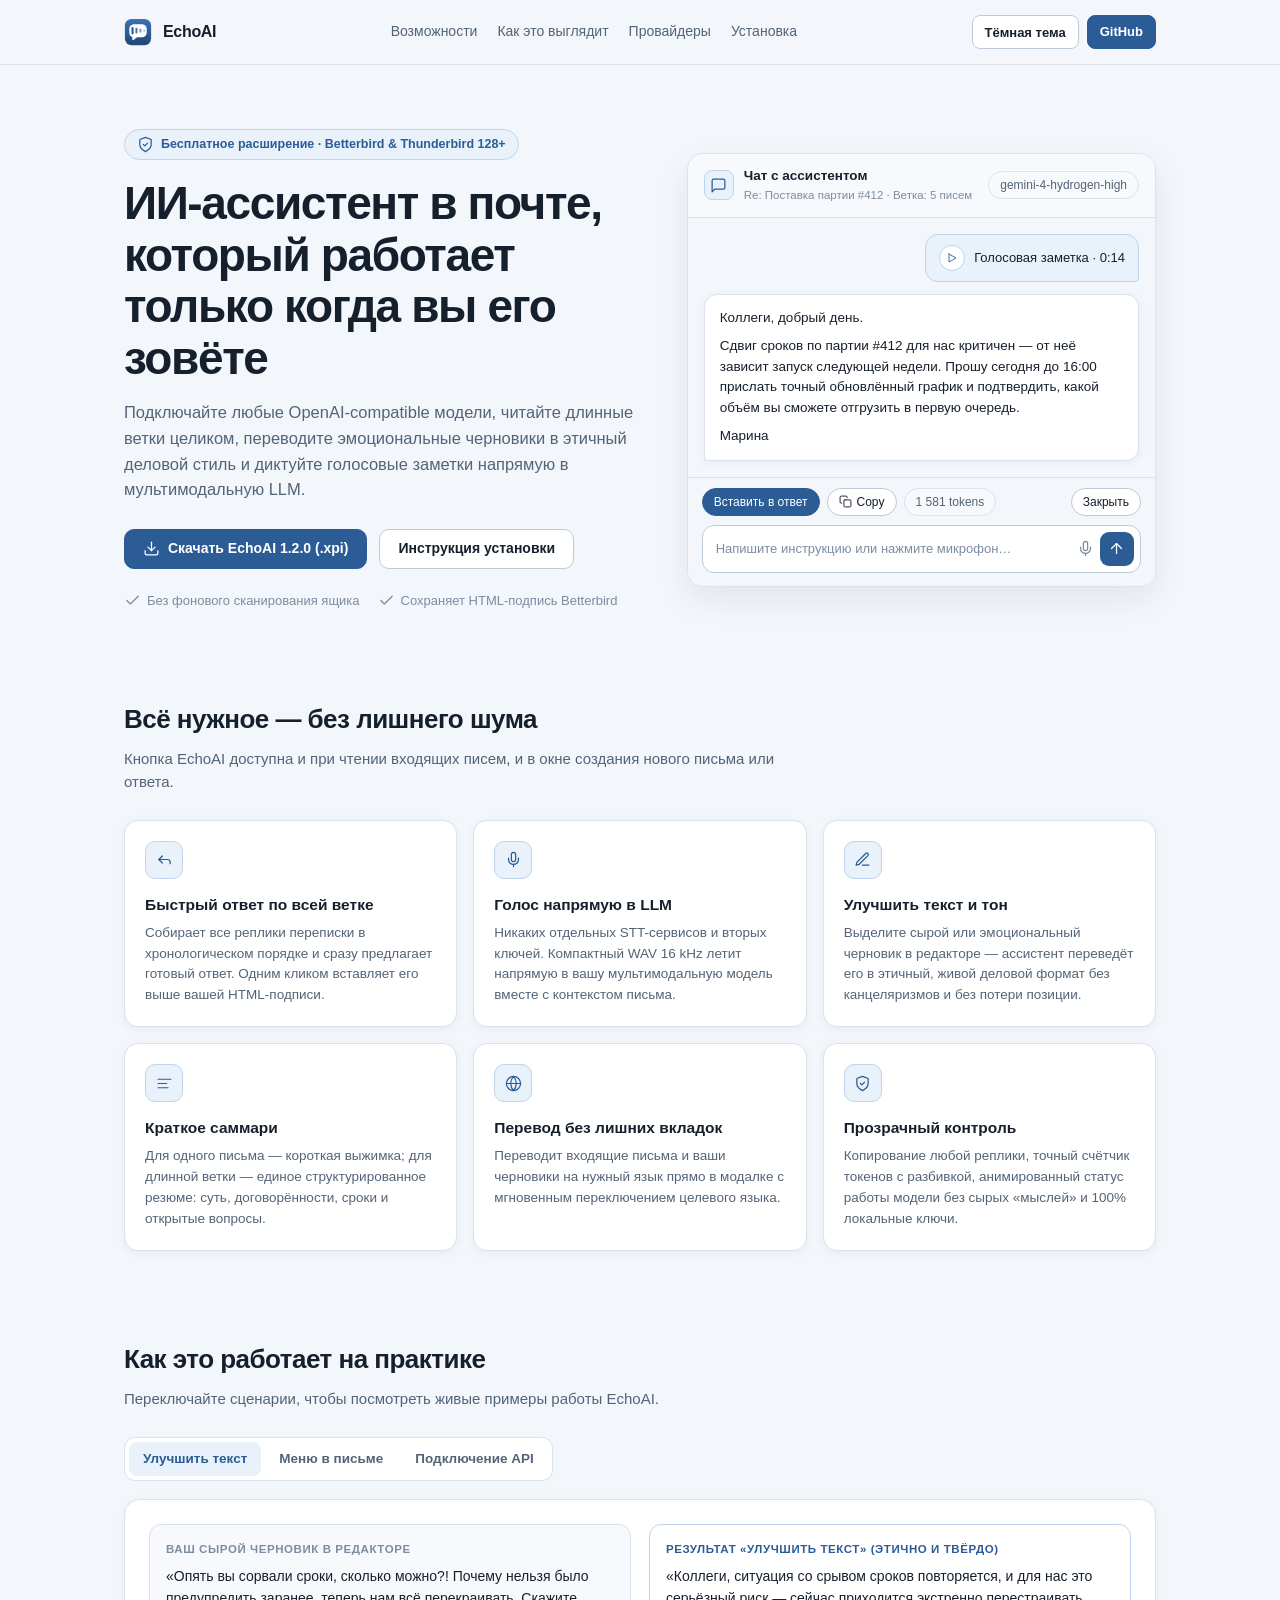
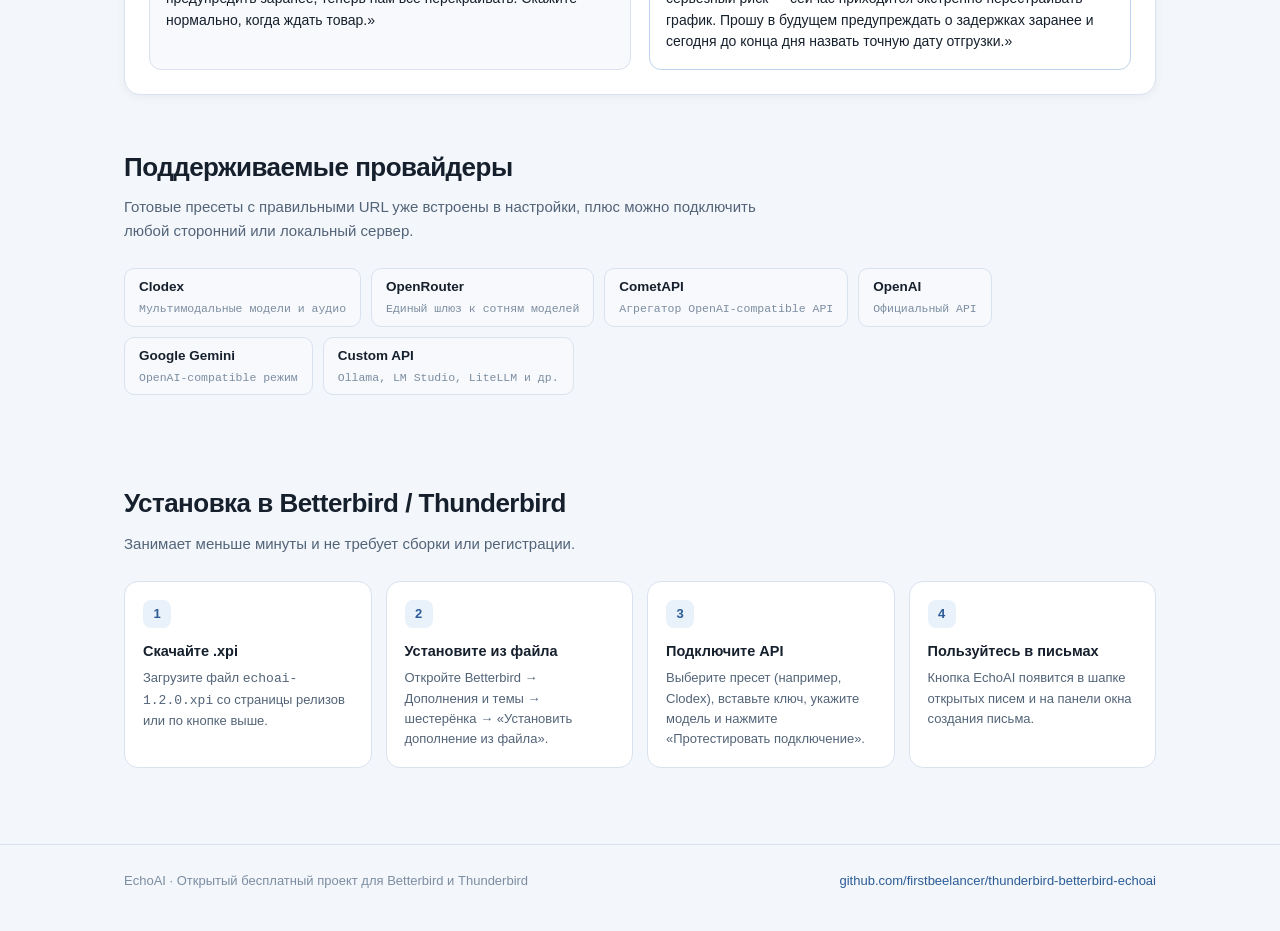
<file: docs/index.html>
<!DOCTYPE html>
<html lang="ru" data-theme="light">
<head>
  <meta charset="utf-8">
  <meta name="viewport" content="width=device-width, initial-scale=1">
  <title>EchoAI — ИИ-ассистент для Betterbird и Thunderbird</title>
  <meta name="description" content="Бесплатное открытое расширение для Betterbird и Thunderbird с подключением любых OpenAI-compatible API и прямым голосовым вводом в мультимодальную LLM.">
  <style>
    :root {
      --font-sans: "Inter", -apple-system, BlinkMacSystemFont, "Segoe UI", Roboto, sans-serif;
      --font-mono: "JetBrains Mono", "Cascadia Code", Consolas, ui-monospace, monospace;
      --bg: #f3f6fb;
      --surface: #ffffff;
      --subtle: #f7f9fc;
      --hover: #edf2f8;
      --border: #d9e2ee;
      --border-strong: #bccad9;
      --text: #16202d;
      --text-2: #536478;
      --muted: #7c8da1;
      --accent: #2b5c96;
      --accent-hover: #224b7c;
      --accent-soft: #e9f1fa;
      --accent-border: #bfd4ec;
      --success: #157a54;
      --success-bg: #eaf7f1;
      --success-border: #bce2d1;
      --danger: #c4323f;
      --danger-bg: #fdf0f1;
      --shadow: 0 12px 32px rgba(22, 32, 45, 0.08);
      --shadow-sm: 0 2px 10px rgba(22, 32, 45, 0.05);
    }

    :root[data-theme="dark"] {
      --bg: #0f141b;
      --surface: #171e27;
      --subtle: #1c2530;
      --hover: #232e3c;
      --border: #263242;
      --border-strong: #394a60;
      --text: #e8eef5;
      --text-2: #9aa9bc;
      --muted: #718298;
      --accent: #5a96db;
      --accent-hover: #70a8e6;
      --accent-soft: rgba(90, 150, 219, 0.15);
      --accent-border: rgba(90, 150, 219, 0.36);
      --success: #3fc48f;
      --success-bg: rgba(63, 196, 143, 0.13);
      --success-border: rgba(63, 196, 143, 0.34);
      --danger: #f06e7a;
      --danger-bg: rgba(240, 110, 122, 0.14);
      --shadow: 0 16px 40px rgba(0, 0, 0, 0.42);
      --shadow-sm: 0 2px 12px rgba(0, 0, 0, 0.28);
    }

    *, *::before, *::after { box-sizing: border-box; }
    [hidden] { display: none !important; }
    body {
      margin: 0;
      font-family: var(--font-sans);
      background: var(--bg);
      color: var(--text);
      line-height: 1.55;
      -webkit-font-smoothing: antialiased;
    }

    svg.ic {
      width: 17px;
      height: 17px;
      stroke: currentColor;
      fill: none;
      stroke-width: 1.75;
      stroke-linecap: round;
      stroke-linejoin: round;
      flex-shrink: 0;
    }

    a { color: var(--accent); text-decoration: none; }
    a:hover { text-decoration: underline; }

    .container {
      max-width: 1080px;
      margin: 0 auto;
      padding: 0 24px;
    }

    /* Top Nav */
    .topbar {
      position: sticky;
      top: 0;
      z-index: 30;
      background: color-mix(in srgb, var(--bg) 88%, transparent);
      backdrop-filter: blur(10px);
      border-bottom: 1px solid var(--border);
    }

    .topbar-inner {
      display: flex;
      align-items: center;
      justify-content: space-between;
      height: 64px;
      gap: 16px;
    }

    .brand {
      display: flex;
      align-items: center;
      gap: 11px;
      font-weight: 650;
      font-size: 16px;
      color: var(--text);
      letter-spacing: -0.02em;
    }

    .brand:hover { text-decoration: none; }

    .nav-links {
      display: flex;
      align-items: center;
      gap: 20px;
      font-size: 14px;
    }

    .nav-links a { color: var(--text-2); font-weight: 500; }
    .nav-links a:hover { color: var(--text); text-decoration: none; }

    .btn {
      display: inline-flex;
      align-items: center;
      justify-content: center;
      gap: 8px;
      height: 40px;
      padding: 0 18px;
      border-radius: 10px;
      border: 1px solid var(--border-strong);
      background: var(--surface);
      color: var(--text);
      font-size: 14px;
      font-weight: 550;
      cursor: pointer;
      transition: all 140ms ease;
      text-decoration: none;
    }

    .btn:hover { background: var(--hover); text-decoration: none; }

    .btn-primary {
      background: var(--accent);
      border-color: var(--accent);
      color: #ffffff;
    }
    :root[data-theme="dark"] .btn-primary { color: #0a1624; }
    .btn-primary:hover { background: var(--accent-hover); border-color: var(--accent-hover); }

    .btn-sm { height: 34px; padding: 0 12px; font-size: 13px; border-radius: 8px; }

    /* Hero */
    .hero {
      padding: 64px 0 44px;
    }

    .hero-grid {
      display: grid;
      grid-template-columns: 1.05fr 0.95fr;
      gap: 44px;
      align-items: center;
    }

    @media (max-width: 880px) {
      .hero-grid { grid-template-columns: 1fr; }
      .nav-links { display: none; }
    }

    .eyebrow {
      display: inline-flex;
      align-items: center;
      gap: 7px;
      padding: 5px 12px;
      border-radius: 999px;
      background: var(--accent-soft);
      border: 1px solid var(--accent-border);
      color: var(--accent);
      font-size: 12.5px;
      font-weight: 600;
      margin-bottom: 18px;
    }

    h1 {
      margin: 0 0 16px;
      font-size: clamp(32px, 4.4vw, 46px);
      line-height: 1.12;
      letter-spacing: -0.03em;
      font-weight: 700;
    }

    .hero-lead {
      margin: 0 0 26px;
      font-size: 16.5px;
      color: var(--text-2);
      max-width: 540px;
    }

    .hero-actions {
      display: flex;
      flex-wrap: wrap;
      gap: 12px;
      margin-bottom: 22px;
    }

    .hero-meta {
      display: flex;
      flex-wrap: wrap;
      gap: 18px;
      font-size: 13px;
      color: var(--muted);
    }

    .hero-meta span {
      display: inline-flex;
      align-items: center;
      gap: 6px;
    }

    /* Interactive Preview Window */
    .preview-card {
      background: var(--surface);
      border: 1px solid var(--border);
      border-radius: 16px;
      box-shadow: var(--shadow);
      overflow: hidden;
    }

    .preview-head {
      display: flex;
      align-items: center;
      justify-content: space-between;
      padding: 12px 16px;
      border-bottom: 1px solid var(--border);
      background: var(--subtle);
    }

    .preview-head-left {
      display: flex;
      align-items: center;
      gap: 10px;
    }

    .preview-icon-box {
      width: 30px;
      height: 30px;
      border-radius: 8px;
      background: var(--accent-soft);
      border: 1px solid var(--accent-border);
      color: var(--accent);
      display: inline-flex;
      align-items: center;
      justify-content: center;
    }

    .preview-title { font-size: 13.5px; font-weight: 600; }
    .preview-sub { font-size: 11.5px; color: var(--muted); }

    .pill {
      display: inline-flex;
      align-items: center;
      gap: 5px;
      height: 28px;
      padding: 0 11px;
      border-radius: 999px;
      border: 1px solid var(--border-strong);
      background: var(--surface);
      font-size: 12px;
      font-weight: 500;
      color: var(--text);
    }

    .pill-muted {
      background: var(--subtle);
      color: var(--text-2);
      border-color: var(--border);
    }

    .preview-body {
      padding: 16px;
      background: var(--bg);
      display: flex;
      flex-direction: column;
      gap: 12px;
    }

    .bubble-user {
      align-self: flex-end;
      background: var(--accent-soft);
      border: 1px solid var(--accent-border);
      border-radius: 13px 13px 4px 13px;
      padding: 10px 13px;
      display: inline-flex;
      align-items: center;
      gap: 9px;
      font-size: 13px;
      font-weight: 500;
    }

    .play-circle {
      width: 26px;
      height: 26px;
      border-radius: 50%;
      background: var(--surface);
      border: 1px solid var(--accent-border);
      color: var(--accent);
      display: inline-flex;
      align-items: center;
      justify-content: center;
    }

    .bubble-ai {
      background: var(--surface);
      border: 1px solid var(--border);
      border-radius: 13px 13px 13px 4px;
      padding: 13px 15px;
      font-size: 13.5px;
      line-height: 1.52;
      box-shadow: var(--shadow-sm);
    }

    .bubble-ai p { margin: 0 0 8px; }
    .bubble-ai p:last-child { margin: 0; }

    .preview-dock {
      padding: 10px 14px 13px;
      background: var(--bg);
      border-top: 1px solid var(--border);
      display: flex;
      flex-direction: column;
      gap: 9px;
    }

    .dock-row {
      display: flex;
      align-items: center;
      justify-content: space-between;
      gap: 8px;
      flex-wrap: wrap;
    }

    .dock-left { display: flex; align-items: center; gap: 7px; flex-wrap: wrap; }

    .fake-input {
      display: flex;
      align-items: center;
      justify-content: space-between;
      padding: 6px 6px 6px 13px;
      border-radius: 12px;
      background: var(--surface);
      border: 1px solid var(--border-strong);
      font-size: 13px;
      color: var(--muted);
    }

    .fake-send {
      width: 34px;
      height: 34px;
      border-radius: 9px;
      background: var(--accent);
      color: #fff;
      display: inline-flex;
      align-items: center;
      justify-content: center;
    }

    /* Sections */
    .section {
      padding: 44px 0;
    }

    .section-head {
      margin-bottom: 26px;
    }

    .section-title {
      margin: 0 0 8px;
      font-size: 26px;
      letter-spacing: -0.02em;
    }

    .section-desc {
      margin: 0;
      color: var(--text-2);
      font-size: 15px;
      max-width: 660px;
    }

    .features-grid {
      display: grid;
      grid-template-columns: repeat(3, minmax(0, 1fr));
      gap: 16px;
    }

    @media (max-width: 820px) {
      .features-grid { grid-template-columns: 1fr; }
    }

    .feature-card {
      background: var(--surface);
      border: 1px solid var(--border);
      border-radius: 14px;
      padding: 20px;
      box-shadow: var(--shadow-sm);
    }

    .feature-icon {
      width: 38px;
      height: 38px;
      border-radius: 10px;
      background: var(--accent-soft);
      border: 1px solid var(--accent-border);
      color: var(--accent);
      display: inline-flex;
      align-items: center;
      justify-content: center;
      margin-bottom: 14px;
    }

    .feature-card h3 {
      margin: 0 0 6px;
      font-size: 15.5px;
      font-weight: 600;
    }

    .feature-card p {
      margin: 0;
      font-size: 13.5px;
      color: var(--text-2);
    }

    /* Interactive Showcase Tabs */
    .tabs-bar {
      display: inline-flex;
      flex-wrap: wrap;
      gap: 4px;
      padding: 4px;
      border-radius: 11px;
      background: var(--surface);
      border: 1px solid var(--border);
      margin-bottom: 18px;
    }

    .tab-btn {
      height: 34px;
      padding: 0 14px;
      border-radius: 8px;
      border: none;
      background: transparent;
      color: var(--text-2);
      font-size: 13.5px;
      font-weight: 550;
      cursor: pointer;
    }

    .tab-btn.is-active {
      background: var(--accent-soft);
      color: var(--accent);
    }

    .showcase-panel {
      background: var(--surface);
      border: 1px solid var(--border);
      border-radius: 16px;
      padding: 24px;
      box-shadow: var(--shadow-sm);
    }

    .before-after {
      display: grid;
      grid-template-columns: 1fr 1fr;
      gap: 18px;
    }

    @media (max-width: 720px) {
      .before-after { grid-template-columns: 1fr; }
    }

    .ba-box {
      padding: 16px;
      border-radius: 12px;
      border: 1px solid var(--border);
      background: var(--subtle);
    }

    .ba-box.is-after {
      background: var(--surface);
      border-color: var(--accent-border);
    }

    .ba-label {
      font-size: 11.5px;
      font-weight: 650;
      text-transform: uppercase;
      letter-spacing: 0.05em;
      color: var(--muted);
      margin-bottom: 8px;
    }

    .ba-box.is-after .ba-label { color: var(--accent); }

    .providers-strip {
      display: flex;
      flex-wrap: wrap;
      gap: 10px;
    }

    .provider-badge {
      padding: 8px 14px;
      border-radius: 10px;
      background: var(--subtle);
      border: 1px solid var(--border);
      font-size: 13.5px;
      font-weight: 550;
    }

    .provider-badge span {
      display: block;
      font-family: var(--font-mono);
      font-size: 11.5px;
      font-weight: 400;
      color: var(--muted);
      margin-top: 2px;
    }

    /* Install Steps */
    .steps-grid {
      display: grid;
      grid-template-columns: repeat(4, minmax(0, 1fr));
      gap: 14px;
    }

    @media (max-width: 820px) {
      .steps-grid { grid-template-columns: 1fr 1fr; }
    }
    @media (max-width: 520px) {
      .steps-grid { grid-template-columns: 1fr; }
    }

    .step-card {
      background: var(--surface);
      border: 1px solid var(--border);
      border-radius: 14px;
      padding: 18px;
    }

    .step-num {
      width: 28px;
      height: 28px;
      border-radius: 8px;
      background: var(--accent-soft);
      color: var(--accent);
      font-size: 13px;
      font-weight: 700;
      display: inline-flex;
      align-items: center;
      justify-content: center;
      margin-bottom: 12px;
    }

    .step-card h3 { margin: 0 0 6px; font-size: 14.5px; }
    .step-card p { margin: 0; font-size: 13px; color: var(--text-2); }

    footer {
      margin-top: 32px;
      padding: 26px 0 40px;
      border-top: 1px solid var(--border);
      color: var(--muted);
      font-size: 13px;
    }

    .footer-inner {
      display: flex;
      align-items: center;
      justify-content: space-between;
      flex-wrap: wrap;
      gap: 12px;
    }
  </style>
</head>
<body>
  <header class="topbar">
    <div class="container topbar-inner">
      <a class="brand" href="#">
        <svg width="28" height="28" viewBox="0 0 128 128" fill="none" aria-hidden="true">
  <defs>
    <linearGradient id="echoaiTileDocs" x1="64" y1="4" x2="64" y2="124" gradientUnits="userSpaceOnUse">
      <stop offset="0" stop-color="#3A73B6"/>
      <stop offset="1" stop-color="#1F4676"/>
    </linearGradient>
  </defs>
  <rect x="4" y="4" width="120" height="120" rx="30" fill="url(#echoaiTileDocs)"/>
  <rect x="4.75" y="4.75" width="118.5" height="118.5" rx="29.25" stroke="#FFFFFF" stroke-opacity="0.14" stroke-width="1.5"/>
  <path d="M46 28h36c12.15 0 22 9.85 22 22v16c0 12.15-9.85 22-22 22H60l-16.6 12.9c-2.3 1.8-5.4.15-5.4-2.75V87.2C29.4 84.2 24 75.8 24 66V50c0-12.15 9.85-22 22-22z" fill="#FFFFFF"/>
  <rect x="34" y="41" width="10" height="34" rx="5" fill="#2B5C96"/>
  <rect x="52" y="45" width="10" height="26" rx="5" fill="#2B5C96" fill-opacity="0.82"/>
  <rect x="70" y="49" width="10" height="18" rx="5" fill="#2B5C96" fill-opacity="0.6"/>
  <rect x="88" y="53" width="10" height="10" rx="5" fill="#2B5C96" fill-opacity="0.4"/>
</svg>
        <span>EchoAI</span>
      </a>

      <nav class="nav-links" aria-label="Навигация">
        <a href="#features">Возможности</a>
        <a href="#showcase">Как это выглядит</a>
        <a href="#providers">Провайдеры</a>
        <a href="#install">Установка</a>
      </nav>

      <div style="display:flex;align-items:center;gap:8px;">
        <button id="themeToggle" class="btn btn-sm" type="button">Тёмная тема</button>
        <a class="btn btn-primary btn-sm" href="https://github.com/firstbeelancer/thunderbird-betterbird-echoai" target="_blank" rel="noopener">GitHub</a>
      </div>
    </div>
  </header>

  <main>
    <!-- Hero -->
    <section class="hero">
      <div class="container hero-grid">
        <div>
          <div class="eyebrow">
            <svg class="ic" viewBox="0 0 24 24"><path d="M12 22s8-4 8-10V5l-8-3-8 3v7c0 6 8 10 8 10z"/><polyline points="9 12 11 14 15 10"/></svg>
            <span>Бесплатное расширение · Betterbird &amp; Thunderbird 128+</span>
          </div>
          <h1>ИИ-ассистент в почте, который работает только когда вы его зовёте</h1>
          <p class="hero-lead">
            Подключайте любые OpenAI-compatible модели, читайте длинные ветки целиком, переводите эмоциональные черновики в этичный деловой стиль и диктуйте голосовые заметки напрямую в мультимодальную LLM.
          </p>
          <div class="hero-actions">
            <a class="btn btn-primary" href="./download/echoai-1.2.0.xpi" download>
              <svg class="ic" viewBox="0 0 24 24"><path d="M21 15v4a2 2 0 0 1-2 2H5a2 2 0 0 1-2-2v-4"/><polyline points="7 10 12 15 17 10"/><line x1="12" y1="15" x2="12" y2="3"/></svg>
              <span>Скачать EchoAI 1.2.0 (.xpi)</span>
            </a>
            <a class="btn" href="#install">Инструкция установки</a>
          </div>
          <div class="hero-meta">
            <span>
              <svg class="ic" viewBox="0 0 24 24"><polyline points="20 6 9 17 4 12"/></svg>
              Без фонового сканирования ящика
            </span>
            <span>
              <svg class="ic" viewBox="0 0 24 24"><polyline points="20 6 9 17 4 12"/></svg>
              Сохраняет HTML-подпись Betterbird
            </span>
          </div>
        </div>

        <!-- Live Visual Preview of Modal -->
        <div class="preview-card" aria-label="Превью окна диалога EchoAI">
          <div class="preview-head">
            <div class="preview-head-left">
              <div class="preview-icon-box">
                <svg class="ic" viewBox="0 0 24 24"><path d="M21 15a2 2 0 0 1-2 2H7l-4 4V5a2 2 0 0 1 2-2h14a2 2 0 0 1 2 2z"/></svg>
              </div>
              <div>
                <div class="preview-title">Чат с ассистентом</div>
                <div class="preview-sub">Re: Поставка партии #412 · Ветка: 5 писем</div>
              </div>
            </div>
            <span class="pill pill-muted">gemini-4-hydrogen-high</span>
          </div>

          <div class="preview-body">
            <div class="bubble-user">
              <span class="play-circle">
                <svg class="ic" style="width:12px;height:12px" viewBox="0 0 24 24"><polygon points="6 4 20 12 6 20 6 4"/></svg>
              </span>
              <span>Голосовая заметка · 0:14</span>
            </div>

            <div class="bubble-ai">
              <p>Коллеги, добрый день.</p>
              <p>Сдвиг сроков по партии #412 для нас критичен — от неё зависит запуск следующей недели. Прошу сегодня до 16:00 прислать точный обновлённый график и подтвердить, какой объём вы сможете отгрузить в первую очередь.</p>
              <p>Марина</p>
            </div>
          </div>

          <div class="preview-dock">
            <div class="dock-row">
              <div class="dock-left">
                <span class="pill" style="background:var(--accent);color:#fff;border-color:var(--accent);">Вставить в ответ</span>
                <span class="pill">
                  <svg class="ic" style="width:13px;height:13px" viewBox="0 0 24 24"><rect x="9" y="9" width="13" height="13" rx="2"/><path d="M5 15H4a2 2 0 0 1-2-2V4a2 2 0 0 1 2-2h9a2 2 0 0 1 2 2v1"/></svg>
                  Copy
                </span>
                <span class="pill pill-muted">1 581 tokens</span>
              </div>
              <span class="pill">Закрыть</span>
            </div>
            <div class="fake-input">
              <span>Напишите инструкцию или нажмите микрофон…</span>
              <div style="display:flex;align-items:center;gap:6px;">
                <svg class="ic" viewBox="0 0 24 24"><path d="M12 2a3 3 0 0 0-3 3v7a3 3 0 0 0 6 0V5a3 3 0 0 0-3-3Z"/><path d="M19 10v2a7 7 0 0 1-14 0v-2"/><line x1="12" y1="19" x2="12" y2="22"/></svg>
                <span class="fake-send">
                  <svg class="ic" viewBox="0 0 24 24"><line x1="12" y1="19" x2="12" y2="5"/><polyline points="5 12 12 5 19 12"/></svg>
                </span>
              </div>
            </div>
          </div>
        </div>
      </div>
    </section>

    <!-- Features -->
    <section id="features" class="section">
      <div class="container">
        <div class="section-head">
          <h2 class="section-title">Всё нужное — без лишнего шума</h2>
          <p class="section-desc">Кнопка EchoAI доступна и при чтении входящих писем, и в окне создания нового письма или ответа.</p>
        </div>

        <div class="features-grid">
          <div class="feature-card">
            <div class="feature-icon">
              <svg class="ic" viewBox="0 0 24 24"><polyline points="9 17 4 12 9 7"/><path d="M20 18v-2a4 4 0 0 0-4-4H4"/></svg>
            </div>
            <h3>Быстрый ответ по всей ветке</h3>
            <p>Собирает все реплики переписки в хронологическом порядке и сразу предлагает готовый ответ. Одним кликом вставляет его выше вашей HTML-подписи.</p>
          </div>

          <div class="feature-card">
            <div class="feature-icon">
              <svg class="ic" viewBox="0 0 24 24"><path d="M12 2a3 3 0 0 0-3 3v7a3 3 0 0 0 6 0V5a3 3 0 0 0-3-3Z"/><path d="M19 10v2a7 7 0 0 1-14 0v-2"/><line x1="12" y1="19" x2="12" y2="22"/></svg>
            </div>
            <h3>Голос напрямую в LLM</h3>
            <p>Никаких отдельных STT-сервисов и вторых ключей. Компактный WAV 16 kHz летит напрямую в вашу мультимодальную модель вместе с контекстом письма.</p>
          </div>

          <div class="feature-card">
            <div class="feature-icon">
              <svg class="ic" viewBox="0 0 24 24"><path d="M12 20h9"/><path d="M16.5 3.5a2.12 2.12 0 0 1 3 3L7 19l-4 1 1-4Z"/></svg>
            </div>
            <h3>Улучшить текст и тон</h3>
            <p>Выделите сырой или эмоциональный черновик в редакторе — ассистент переведёт его в этичный, живой деловой формат без канцеляризмов и без потери позиции.</p>
          </div>

          <div class="feature-card">
            <div class="feature-icon">
              <svg class="ic" viewBox="0 0 24 24"><line x1="21" y1="6" x2="3" y2="6"/><line x1="15" y1="12" x2="3" y2="12"/><line x1="17" y1="18" x2="3" y2="18"/></svg>
            </div>
            <h3>Краткое саммари</h3>
            <p>Для одного письма — короткая выжимка; для длинной ветки — единое структурированное резюме: суть, договорённости, сроки и открытые вопросы.</p>
          </div>

          <div class="feature-card">
            <div class="feature-icon">
              <svg class="ic" viewBox="0 0 24 24"><circle cx="12" cy="12" r="10"/><line x1="2" y1="12" x2="22" y2="12"/><path d="M12 2a15.3 15.3 0 0 1 4 10 15.3 15.3 0 0 1-4 10 15.3 15.3 0 0 1-4-10 15.3 15.3 0 0 1 4-10z"/></svg>
            </div>
            <h3>Перевод без лишних вкладок</h3>
            <p>Переводит входящие письма и ваши черновики на нужный язык прямо в модалке с мгновенным переключением целевого языка.</p>
          </div>

          <div class="feature-card">
            <div class="feature-icon">
              <svg class="ic" viewBox="0 0 24 24"><path d="M12 22s8-4 8-10V5l-8-3-8 3v7c0 6 8 10 8 10z"/><polyline points="9 12 11 14 15 10"/></svg>
            </div>
            <h3>Прозрачный контроль</h3>
            <p>Копирование любой реплики, точный счётчик токенов с разбивкой, анимированный статус работы модели без сырых «мыслей» и 100% локальные ключи.</p>
          </div>
        </div>
      </div>
    </section>

    <!-- Showcase -->
    <section id="showcase" class="section">
      <div class="container">
        <div class="section-head">
          <h2 class="section-title">Как это работает на практике</h2>
          <p class="section-desc">Переключайте сценарии, чтобы посмотреть живые примеры работы EchoAI.</p>
        </div>

        <div class="tabs-bar" role="tablist">
          <button class="tab-btn is-active" data-tab="improve" type="button">Улучшить текст</button>
          <button class="tab-btn" data-tab="menus" type="button">Меню в письме</button>
          <button class="tab-btn" data-tab="providers" type="button">Подключение API</button>
        </div>

        <div id="tab-improve" class="showcase-panel">
          <div class="before-after">
            <div class="ba-box">
              <div class="ba-label">Ваш сырой черновик в редакторе</div>
              <p style="margin:0;font-size:14px;">«Опять вы сорвали сроки, сколько можно?! Почему нельзя было предупредить заранее, теперь нам всё перекраивать. Скажите нормально, когда ждать товар.»</p>
            </div>
            <div class="ba-box is-after">
              <div class="ba-label">Результат «Улучшить текст» (этично и твёрдо)</div>
              <p style="margin:0;font-size:14px;">«Коллеги, ситуация со срывом сроков повторяется, и для нас это серьёзный риск — сейчас приходится экстренно перестраивать график. Прошу в будущем предупреждать о задержках заранее и сегодня до конца дня назвать точную дату отгрузки.»</p>
            </div>
          </div>
        </div>

        <div id="tab-menus" class="showcase-panel" hidden>
          <div class="before-after">
            <div class="ba-box is-after">
              <div class="ba-label">При чтении письма</div>
              <ol style="margin:0;padding-left:18px;font-size:14px;display:flex;flex-direction:column;gap:6px;">
                <li><strong>Быстрый ответ</strong> — готовый вариант по всей ветке</li>
                <li><strong>Чат с ассистентом</strong> — диалог текстом и голосом</li>
                <li><strong>Краткое саммари</strong> — суть письма или всей переписки</li>
                <li><strong>Перевод</strong> — быстрый перевод на выбранный язык</li>
              </ol>
            </div>
            <div class="ba-box is-after">
              <div class="ba-label">При создании / редактировании письма</div>
              <ol style="margin:0;padding-left:18px;font-size:14px;display:flex;flex-direction:column;gap:6px;">
                <li><strong>Улучшить текст</strong> — выделенный фрагмент или черновик</li>
                <li><strong>Чат с ассистентом</strong> — надиктовать или обсудить текст</li>
                <li><strong>Быстрый ответ</strong> — ответ по контексту переписки</li>
                <li><strong>Краткое саммари</strong> — выжимка ветки или черновика</li>
                <li><strong>Перевод</strong> — перевести черновик и заменить на месте</li>
              </ol>
            </div>
          </div>
        </div>

        <div id="tab-providers" class="showcase-panel" hidden>
          <p style="margin:0 0 14px;font-size:14px;color:var(--text-2);">
            Умная нормализация URL принимает и базовый домен, и <code>/v1</code>, и полный <code>/v1/chat/completions</code> без двойных путей. В настройках есть загрузка списка моделей скопом, ручной ввод ID модели и кнопка <strong>«Протестировать подключение»</strong>.
          </p>
          <div class="providers-strip">
            <div class="provider-badge">Clodex<span>https://clodex.xyz/v1</span></div>
            <div class="provider-badge">OpenRouter<span>https://openrouter.ai/api/v1</span></div>
            <div class="provider-badge">CometAPI<span>https://api.cometapi.com/v1</span></div>
            <div class="provider-badge">OpenAI<span>https://api.openai.com/v1</span></div>
            <div class="provider-badge">Google Gemini<span>.../v1beta/openai</span></div>
            <div class="provider-badge">Custom API<span>Любой OpenAI-compatible URL</span></div>
          </div>
        </div>
      </div>
    </section>

    <!-- Providers quick anchor -->
    <section id="providers" class="section" style="padding-top: 8px;">
      <div class="container">
        <div class="section-head">
          <h2 class="section-title">Поддерживаемые провайдеры</h2>
          <p class="section-desc">Готовые пресеты с правильными URL уже встроены в настройки, плюс можно подключить любой сторонний или локальный сервер.</p>
        </div>
        <div class="providers-strip">
          <div class="provider-badge">Clodex<span>Мультимодальные модели и аудио</span></div>
          <div class="provider-badge">OpenRouter<span>Единый шлюз к сотням моделей</span></div>
          <div class="provider-badge">CometAPI<span>Агрегатор OpenAI-compatible API</span></div>
          <div class="provider-badge">OpenAI<span>Официальный API</span></div>
          <div class="provider-badge">Google Gemini<span>OpenAI-compatible режим</span></div>
          <div class="provider-badge">Custom API<span>Ollama, LM Studio, LiteLLM и др.</span></div>
        </div>
      </div>
    </section>

    <!-- Install -->
    <section id="install" class="section">
      <div class="container">
        <div class="section-head">
          <h2 class="section-title">Установка в Betterbird / Thunderbird</h2>
          <p class="section-desc">Занимает меньше минуты и не требует сборки или регистрации.</p>
        </div>

        <div class="steps-grid">
          <div class="step-card">
            <div class="step-num">1</div>
            <h3>Скачайте .xpi</h3>
            <p>Загрузите файл <code>echoai-1.2.0.xpi</code> со страницы релизов или по кнопке выше.</p>
          </div>
          <div class="step-card">
            <div class="step-num">2</div>
            <h3>Установите из файла</h3>
            <p>Откройте Betterbird → Дополнения и темы → шестерёнка → «Установить дополнение из файла».</p>
          </div>
          <div class="step-card">
            <div class="step-num">3</div>
            <h3>Подключите API</h3>
            <p>Выберите пресет (например, Clodex), вставьте ключ, укажите модель и нажмите «Протестировать подключение».</p>
          </div>
          <div class="step-card">
            <div class="step-num">4</div>
            <h3>Пользуйтесь в письмах</h3>
            <p>Кнопка EchoAI появится в шапке открытых писем и на панели окна создания письма.</p>
          </div>
        </div>
      </div>
    </section>
  </main>

  <footer>
    <div class="container footer-inner">
      <span>EchoAI · Открытый бесплатный проект для Betterbird и Thunderbird</span>
      <a href="https://github.com/firstbeelancer/thunderbird-betterbird-echoai" target="_blank" rel="noopener">github.com/firstbeelancer/thunderbird-betterbird-echoai</a>
    </div>
  </footer>

  <script>
    const root = document.documentElement;
    const themeBtn = document.getElementById("themeToggle");
    themeBtn.addEventListener("click", () => {
      const dark = root.getAttribute("data-theme") === "dark";
      root.setAttribute("data-theme", dark ? "light" : "dark");
      themeBtn.textContent = dark ? "Тёмная тема" : "Светлая тема";
    });

    const tabBtns = Array.from(document.querySelectorAll(".tab-btn"));
    const panels = {
      improve: document.getElementById("tab-improve"),
      menus: document.getElementById("tab-menus"),
      providers: document.getElementById("tab-providers")
    };
    tabBtns.forEach((btn) => {
      btn.addEventListener("click", () => {
        const key = btn.dataset.tab;
        tabBtns.forEach((b) => b.classList.toggle("is-active", b === btn));
        Object.entries(panels).forEach(([k, el]) => { el.hidden = k !== key; });
      });
    });
  </script>
</body>
</html>
</file>
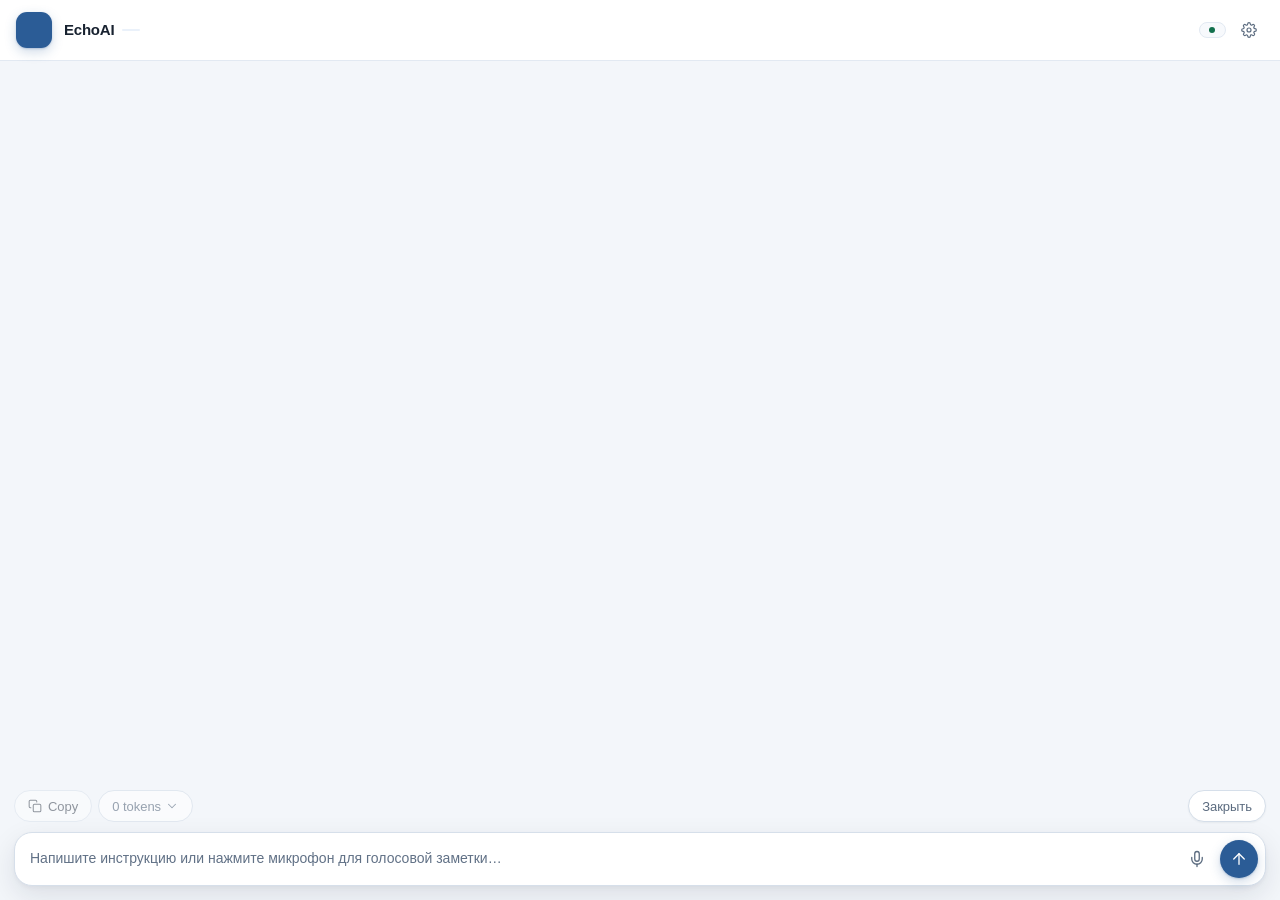
<file: extension/modal/assistant.html>
<!DOCTYPE html>
<html lang="ru" data-theme="auto">
<head>
  <meta charset="utf-8">
  <title>EchoAI</title>
  <link rel="stylesheet" href="../shared/design.css">
  <link rel="stylesheet" href="assistant.css">
</head>
<body>
  <div class="assistant-app">
    <!-- Top Header -->
    <header class="top-bar">
      <div class="top-left">
        <div id="modeIcon" class="mode-badge-icon"></div>
        <div class="top-titles">
          <div class="title-row">
            <h1 id="modeTitle" class="mode-title">EchoAI</h1>
            <span id="contextPill" class="context-pill"></span>
          </div>
          <div id="subjectLine" class="subject-line"></div>
        </div>
      </div>

      <div class="top-right">
        <div id="translateLangWrap" class="lang-picker" hidden>
          <label for="translateLangSelect" class="sr-only">Язык перевода</label>
          <select id="translateLangSelect" class="select select-compact"></select>
        </div>
        <span id="modelPill" class="model-pill" title="Активная модель"></span>
        <button id="openSettingsBtn" class="btn btn-ghost btn-icon" title="Настройки EchoAI" aria-label="Настройки EchoAI"></button>
      </div>
    </header>

    <!-- Main scrollable conversation / output area -->
    <main id="chatScroll" class="chat-scroll">
      <div id="contextBanner" class="context-banner" hidden></div>
      <div id="messagesList" class="messages-list"></div>

      <!-- Live animated AI status (never exposes raw chain-of-thought) -->
      <div id="statusIndicator" class="status-indicator" role="status" aria-live="polite" hidden>
        <span class="status-echo" aria-hidden="true">
          <span class="echo-core"></span><span class="echo-ring"></span><span class="echo-ring"></span>
        </span>
        <span id="statusText" class="status-text">Думает…</span>
      </div>

      <div id="errorBanner" class="error-banner" role="alert" hidden>
        <span id="errorIcon" class="error-banner-icon"></span>
        <div class="error-banner-content">
          <div id="errorText"></div>
          <div id="errorActions" class="error-banner-actions"></div>
        </div>
      </div>
    </main>

    <!-- Bottom dock: Telemetry/Actions Row + Composer (aligned with reference) -->
    <footer class="bottom-dock">
      <div class="dock-toolbar">
        <div class="dock-toolbar-left">
          <button id="primaryApplyBtn" class="btn btn-primary btn-pill" hidden></button>
          <button id="copyLastBtn" class="btn btn-pill" disabled></button>
          <button id="regenBtn" class="btn btn-pill" hidden></button>

          <div class="token-wrap">
            <button id="tokenPillBtn" class="btn btn-pill token-pill tabular" type="button" disabled>
              <span id="tokenPillValue">0 tokens</span>
              <span id="tokenChevron" class="token-chevron"></span>
            </button>
            <div id="tokenPopover" class="token-popover" hidden>
              <div class="token-popover-title">Расход токенов</div>
              <div class="token-row">
                <span>Входные (контекст)</span>
                <strong id="tokPrompt" class="tabular">0</strong>
              </div>
              <div class="token-row">
                <span>Выходные (ответ)</span>
                <strong id="tokCompletion" class="tabular">0</strong>
              </div>
              <div class="token-divider"></div>
              <div class="token-row token-row-total">
                <span>Всего за сессию</span>
                <strong id="tokTotal" class="tabular">0</strong>
              </div>
              <div id="tokEstimatedNote" class="token-note" hidden>
                Провайдер не вернул точную статистику — показана оценка.
              </div>
            </div>
          </div>
        </div>

        <button id="closeBtn" class="btn btn-pill close-btn" type="button">Закрыть</button>
      </div>

      <!-- Composer: Text input + Direct Multimodal Voice Recording -->
      <div class="composer-shell">
        <!-- Standard Text + Mic Composer -->
        <div id="textComposer" class="composer-box">
          <textarea
            id="promptInput"
            class="composer-textarea"
            rows="1"
            placeholder="Напишите инструкцию или нажмите микрофон для голосовой заметки…"
          ></textarea>
          <div class="composer-actions">
            <button id="micBtn" class="btn btn-ghost btn-icon mic-btn" type="button" title="Записать голосовую заметку" aria-label="Записать голосовую заметку"></button>
            <button id="sendBtn" class="send-btn" type="button" title="Отправить (Enter)" aria-label="Отправить"></button>
          </div>
        </div>

        <!-- Active Voice Recording Bar -->
        <div id="recordBar" class="record-bar" hidden>
          <div class="record-left">
            <span class="record-dot" aria-hidden="true"></span>
            <span class="record-label">Запись голоса</span>
            <span id="recordTimer" class="record-timer tabular">0:00</span>
            <div id="recordMeter" class="record-meter" aria-hidden="true">
              <span></span><span></span><span></span><span></span><span></span><span></span><span></span><span></span><span></span><span></span><span></span><span></span><span></span><span></span><span></span><span></span><span></span><span></span><span></span><span></span><span></span><span></span><span></span><span></span><span></span><span></span><span></span><span></span>
            </div>
          </div>
          <div class="record-actions">
            <button id="cancelRecordBtn" class="btn btn-pill" type="button">Отмена</button>
            <button id="sendRecordBtn" class="send-btn" type="button" title="Отправить голосовую заметку" aria-label="Отправить голосовую заметку"></button>
          </div>
        </div>
      </div>
    </footer>
  </div>

  <script type="module" src="assistant.js"></script>
</body>
</html>
</file>
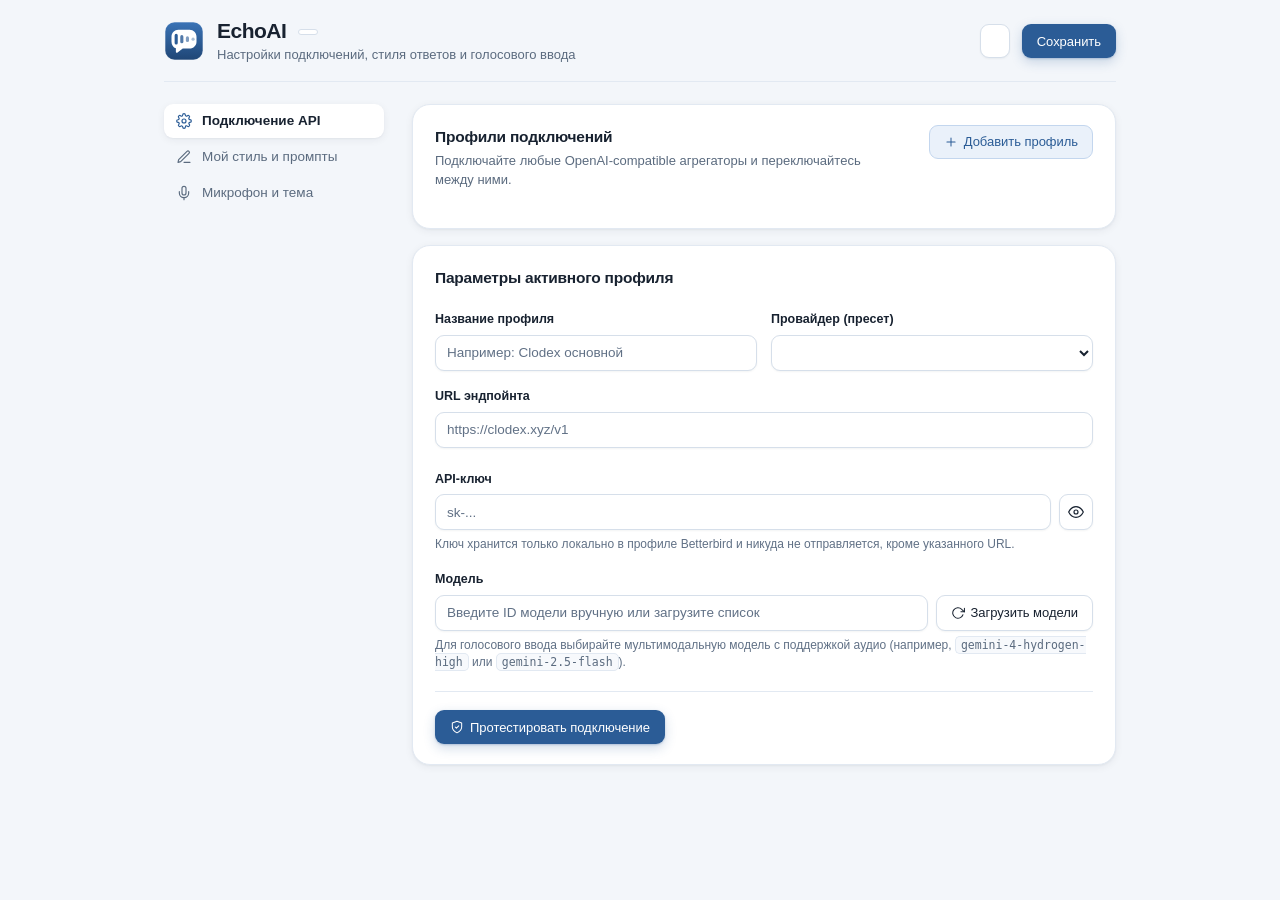
<file: extension/options/options.html>
<!DOCTYPE html>
<html lang="ru" data-theme="auto">
<head>
  <meta charset="utf-8">
  <title>Настройки — EchoAI</title>
  <link rel="stylesheet" href="../shared/design.css">
  <link rel="stylesheet" href="options.css">
</head>
<body>
  <div class="options-page">
    <header class="opt-header">
      <div class="opt-brand">
        <img src="../icons/echoai.svg" alt="" width="40" height="40" class="opt-logo">
        <div>
          <h1 class="opt-title">EchoAI <span id="versionBadge" class="version-badge tabular"></span></h1>
          <p class="opt-subtitle">Настройки подключений, стиля ответов и голосового ввода</p>
        </div>
      </div>
      <div class="opt-header-right">
        <span id="saveIndicator" class="save-indicator" hidden></span>
        <button id="checkUpdateBtn" class="btn" type="button"></button>
        <button id="saveBtn" class="btn btn-primary" type="button">Сохранить</button>
      </div>
    </header>

    <div id="updatePanel" class="update-panel" role="status" aria-live="polite" hidden>
      <span id="updateIcon" class="update-panel-icon"></span>
      <div class="update-panel-body">
        <div id="updateTitle" class="update-panel-title"></div>
        <div id="updateText" class="update-panel-text"></div>
      </div>
      <div class="update-panel-actions">
        <button id="installUpdateBtn" class="btn btn-primary" type="button" hidden></button>
        <button id="openReleaseBtn" class="btn" type="button" hidden>Страница загрузки</button>
      </div>
    </div>

    <div class="opt-layout">
      <nav class="opt-nav" aria-label="Разделы настроек">
        <button class="nav-btn is-active" data-section="api" type="button">
          <span class="nav-icon" data-icon="settings"></span>
          <span>Подключение API</span>
        </button>
        <button class="nav-btn" data-section="prompts" type="button">
          <span class="nav-icon" data-icon="improve"></span>
          <span>Мой стиль и промпты</span>
        </button>
        <button class="nav-btn" data-section="mic" type="button">
          <span class="nav-icon" data-icon="mic"></span>
          <span>Микрофон и тема</span>
        </button>
      </nav>

      <main class="opt-main">
        <!-- SECTION 1: API & PROVIDERS -->
        <section id="section-api" class="opt-section">
          <div class="card">
            <div class="card-head">
              <div>
                <h2 class="card-title">Профили подключений</h2>
                <p class="card-desc">Подключайте любые OpenAI-compatible агрегаторы и переключайтесь между ними.</p>
              </div>
              <button id="addProfileBtn" class="btn btn-soft" type="button"></button>
            </div>
            <div id="profilesList" class="profiles-row"></div>
          </div>

          <div class="card">
            <div class="card-head">
              <div>
                <h2 class="card-title">Параметры активного профиля</h2>
                <p id="presetHint" class="card-desc"></p>
              </div>
              <button id="deleteProfileBtn" class="btn btn-danger-soft" type="button" hidden></button>
            </div>

            <div class="form-grid">
              <div class="field">
                <label class="field-label" for="profileNameInput">Название профиля</label>
                <input id="profileNameInput" class="input" type="text" placeholder="Например: Clodex основной">
              </div>

              <div class="field">
                <label class="field-label" for="providerSelect">Провайдер (пресет)</label>
                <select id="providerSelect" class="select"></select>
              </div>

              <div class="field field-full">
                <label class="field-label" for="baseUrlInput">URL эндпойнта</label>
                <input id="baseUrlInput" class="input" type="url" placeholder="https://clodex.xyz/v1">
                <div id="urlPreview" class="field-hint"></div>
              </div>

              <div class="field field-full">
                <label class="field-label" for="apiKeyInput">API-ключ</label>
                <div class="input-with-btn">
                  <input id="apiKeyInput" class="input" type="password" autocomplete="off" spellcheck="false" placeholder="sk-...">
                  <button id="toggleKeyBtn" class="btn btn-icon" type="button" title="Показать / скрыть ключ" aria-label="Показать или скрыть ключ"></button>
                </div>
                <div class="field-hint">Ключ хранится только локально в профиле Betterbird и никуда не отправляется, кроме указанного URL.</div>
              </div>

              <div class="field field-full">
                <label class="field-label" for="modelInput">Модель</label>
                <div class="model-controls">
                  <input id="modelInput" class="input" type="text" placeholder="Введите ID модели вручную или загрузите список">
                  <button id="fetchModelsBtn" class="btn" type="button"></button>
                </div>

                <div id="modelsListWrap" class="models-picker" hidden>
                  <div class="models-picker-head">
                    <input id="modelSearchInput" class="input input-sm" type="search" placeholder="Фильтр по загруженным моделям…">
                    <span id="modelsCount" class="models-count tabular"></span>
                  </div>
                  <div id="modelsSelectList" class="models-list"></div>
                </div>
                <div class="field-hint">Для голосового ввода выбирайте мультимодальную модель с поддержкой аудио (например, <code>gemini-4-hydrogen-high</code> или <code>gemini-2.5-flash</code>).</div>
              </div>
            </div>

            <div class="test-bar">
              <button id="testConnBtn" class="btn btn-primary" type="button"></button>
              <div id="testResult" class="test-result" hidden></div>
            </div>
          </div>
        </section>

        <!-- SECTION 2: STYLE & PROMPTS -->
        <section id="section-prompts" class="opt-section" hidden>
          <div class="card">
            <div class="card-head">
              <div>
                <h2 class="card-title">Мой стиль и подпись</h2>
                <p class="card-desc">Эти правила применяются ко всем ответам и правкам ассистента.</p>
              </div>
              <button id="resetPromptsBtn" class="btn" type="button">Сбросить всё по умолчанию</button>
            </div>

            <div class="form-grid">
              <div class="field field-full">
                <label class="field-label" for="userNameInput">Имя для подписи (опционально)</label>
                <input id="userNameInput" class="input" type="text" placeholder="Например: Марина">
                <div class="field-hint">В Betterbird уже используется ваша HTML-подпись — нейросеть не будет дописывать должность и контакты, а укажет максимум только это имя.</div>
              </div>

              <div class="field field-full">
                <label class="field-label" for="globalStyleInput">Общий системный промпт («Мой стиль»)</label>
                <textarea id="globalStyleInput" class="textarea" rows="5"></textarea>
              </div>
            </div>
          </div>

          <div class="card">
            <div class="card-head">
              <div>
                <h2 class="card-title">Промпты для действий меню</h2>
                <p class="card-desc">Настройте поведение каждого пункта под свои задачи.</p>
              </div>
            </div>

            <div class="form-grid">
              <div class="field field-full">
                <label class="field-label" for="promptImproveInput">Улучшить текст (перевод эмоций и черновика в этичный деловой стиль)</label>
                <textarea id="promptImproveInput" class="textarea" rows="4"></textarea>
              </div>

              <div class="field field-full">
                <label class="field-label" for="promptQuickReplyInput">Быстрый ответ</label>
                <textarea id="promptQuickReplyInput" class="textarea" rows="3"></textarea>
              </div>

              <div class="field field-full">
                <label class="field-label" for="promptChatInput">Чат с ассистентом</label>
                <textarea id="promptChatInput" class="textarea" rows="3"></textarea>
              </div>

              <div class="field field-full">
                <label class="field-label" for="promptSummaryInput">Краткое саммари</label>
                <textarea id="promptSummaryInput" class="textarea" rows="4"></textarea>
              </div>

              <div class="field field-full">
                <label class="field-label" for="promptTranslateInput">Перевод</label>
                <textarea id="promptTranslateInput" class="textarea" rows="3"></textarea>
              </div>

              <div class="field">
                <label class="field-label" for="defaultReadLangSelect">Язык перевода при чтении</label>
                <select id="defaultReadLangSelect" class="select"></select>
              </div>

              <div class="field">
                <label class="field-label" for="defaultComposeLangSelect">Язык перевода при написании</label>
                <select id="defaultComposeLangSelect" class="select"></select>
              </div>
            </div>
          </div>
        </section>

        <!-- SECTION 3: MIC & THEME -->
        <section id="section-mic" class="opt-section" hidden>
          <div class="card">
            <div class="card-head">
              <div>
                <h2 class="card-title">Голосовой ввод (микрофон)</h2>
                <p class="card-desc">Аудиозапись (WAV 16 kHz) отправляется напрямую в вашу мультимодальную модель без сторонних STT-сервисов.</p>
              </div>
            </div>

            <div class="mic-check-row">
              <div class="mic-actions">
                <button id="checkMicBtn" class="btn btn-primary" type="button"></button>
                <button id="resetMicBtn" class="btn" type="button" hidden></button>
              </div>
              <div id="micStatus" class="test-result" hidden></div>
            </div>
            <div class="field-hint" style="margin-top: 10px;">
              При первом нажатии микрофона Betterbird покажет диалог подтверждения только для EchoAI и запомнит ваш выбор. Никаких ручных правок в настройках клиента не требуется.
            </div>
          </div>

          <div class="card">
            <div class="card-head">
              <div>
                <h2 class="card-title">Оформление</h2>
                <p class="card-desc">Выберите светлую, тёмную тему или автоматическую синхронизацию с системой.</p>
              </div>
            </div>

            <div class="theme-segmented" role="radiogroup" aria-label="Тема оформления">
              <button type="button" class="theme-opt" data-theme-val="auto">Системная</button>
              <button type="button" class="theme-opt" data-theme-val="light">Светлая</button>
              <button type="button" class="theme-opt" data-theme-val="dark">Тёмная</button>
            </div>
          </div>

          <div class="card privacy-card">
            <div class="privacy-row">
              <span id="privacyShield" class="privacy-icon"></span>
              <div>
                <h3 class="privacy-title">Приватность и принцип «Только по вызову»</h3>
                <p class="privacy-text">
                  EchoAI никогда не работает в фоне, не перебирает письма и не отправляет никаких данных без вашего явного клика.
                  Все настройки и ключи хранятся локально на вашем компьютере.
                </p>
              </div>
            </div>
          </div>
        </section>
      </main>
    </div>
  </div>

  <script type="module" src="options.js"></script>
</body>
</html>
</file>
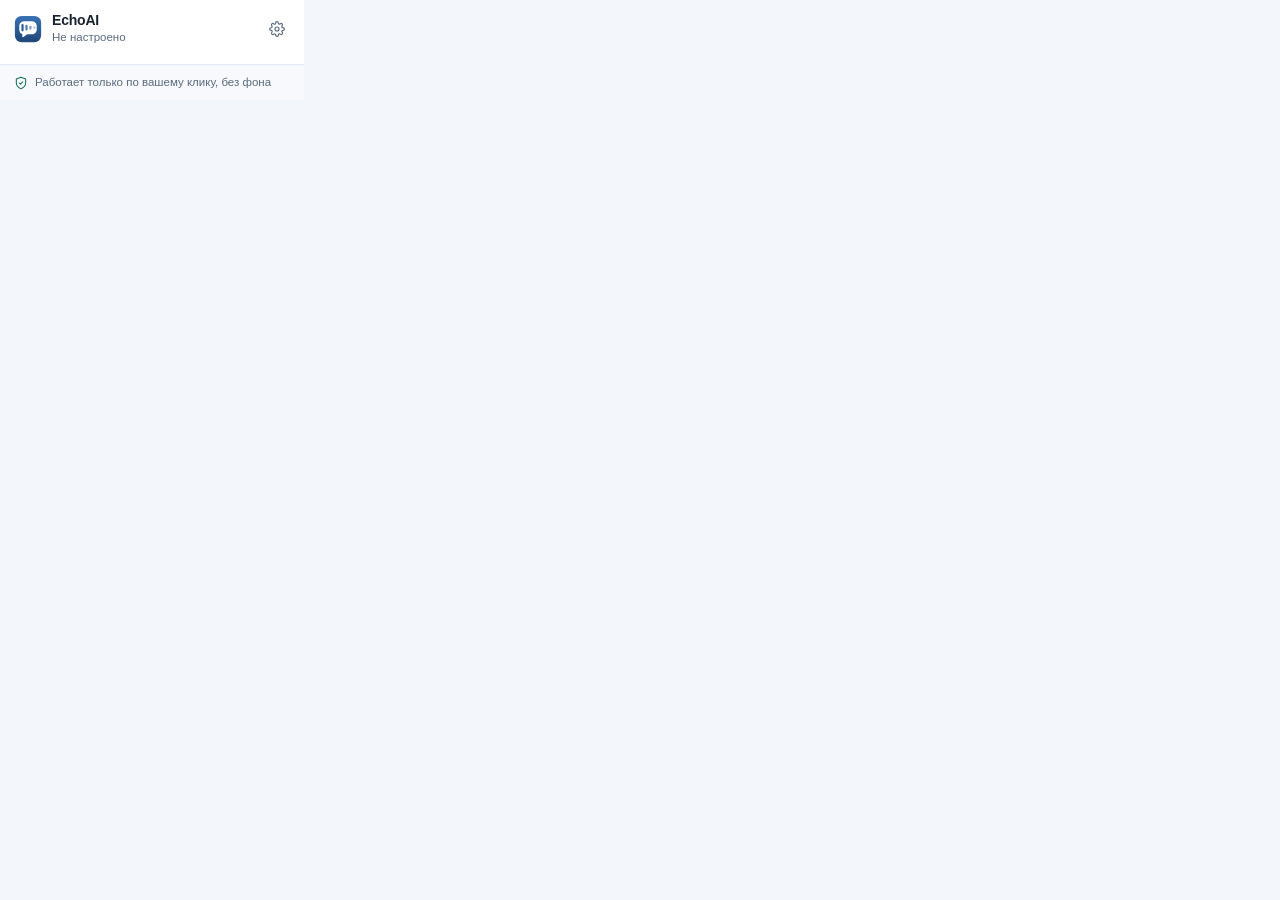
<file: extension/popup/menu.html>
<!DOCTYPE html>
<html lang="ru" data-theme="auto">
<head>
  <meta charset="utf-8">
  <title>EchoAI</title>
  <link rel="stylesheet" href="../shared/design.css">
  <link rel="stylesheet" href="menu.css">
</head>
<body>
  <div class="menu-shell">
    <header class="menu-header">
      <div class="menu-brand">
        <img src="../icons/echoai.svg" alt="" class="brand-logo" width="28" height="28">
        <div class="brand-meta">
          <span class="brand-name">EchoAI</span>
          <span id="modelBadge" class="brand-model">Не настроено</span>
        </div>
      </div>
      <button id="openOptionsBtn" class="btn btn-ghost btn-icon" title="Настройки EchoAI" aria-label="Настройки EchoAI"></button>
    </header>

    <div id="setupNotice" class="setup-notice" hidden>
      <div class="setup-notice-body">
        <span id="setupNoticeIcon" class="setup-notice-icon"></span>
        <span>Подключите API-ключ и модель в настройках, чтобы начать работу.</span>
      </div>
      <button id="setupNoticeBtn" class="btn btn-primary btn-sm">Настроить</button>
    </div>

    <div id="errorBox" class="error-box" hidden></div>

    <nav id="menuList" class="menu-list" aria-label="Действия EchoAI"></nav>

    <footer class="menu-footer">
      <span id="shieldIcon" class="footer-icon"></span>
      <span>Работает только по вашему клику, без фона</span>
    </footer>
  </div>

  <script type="module" src="menu.js"></script>
</body>
</html>
</file>
<file: extension/shared/design.css>
/* EchoAI Design System v2 — calm steel, crisp surfaces, zero emoji, zero AI slop */

:root {
  --font-sans: "Inter", -apple-system, BlinkMacSystemFont, "Segoe UI", Roboto, "Helvetica Neue", Arial, sans-serif;
  --font-mono: "JetBrains Mono", "Cascadia Code", Consolas, ui-monospace, monospace;

  /* Light theme (default) — values from AGENTS.md */
  --bg-canvas: #f3f6fa;
  --bg-surface: #ffffff;
  --bg-subtle: #f7f9fc;
  --bg-hover: #eef3f9;
  --bg-active: #e4ecf6;
  --bg-elevated: rgba(255, 255, 255, 0.86);

  --border-subtle: #e2e9f2;
  --border-default: #d6dfea;
  --border-strong: #b3c2d6;

  --text-primary: #182230;
  --text-secondary: #5b6b7f;
  --text-muted: #617186;

  --accent: #2b5c96;
  --accent-hover: #234b7b;
  --accent-soft: #eaf1fa;
  --accent-soft-strong: #dbe7f6;
  --accent-border: #c3d6ee;
  --accent-contrast: #ffffff;
  --accent-ring: rgba(43, 92, 150, 0.22);

  --user-bubble-bg: #2b5c96;
  --user-bubble-text: #ffffff;
  --ai-bubble-bg: #ffffff;
  --ai-bubble-border: #e2e9f2;

  --success: #12704c;
  --success-bg: #e9f6f0;
  --success-border: #b9e0cf;

  --danger: #b92c3a;
  --danger-bg: #fdf0f1;
  --danger-border: #f1c3c8;

  --warning: #8a5a06;
  --warning-bg: #fdf6e6;
  --warning-border: #ecd49c;

  --shadow-xs: 0 1px 2px rgba(24, 34, 48, 0.05);
  --shadow-sm: 0 1px 2px rgba(24, 34, 48, 0.04), 0 2px 8px rgba(24, 34, 48, 0.06);
  --shadow-md: 0 2px 4px rgba(24, 34, 48, 0.04), 0 10px 28px rgba(24, 34, 48, 0.10);
  --shadow-accent: 0 1px 2px rgba(43, 92, 150, 0.25), 0 4px 12px rgba(43, 92, 150, 0.22);

  --radius-xs: 6px;
  --radius-sm: 9px;
  --radius-md: 13px;
  --radius-lg: 18px;
  --radius-pill: 999px;

  --ease-out: cubic-bezier(0.22, 1, 0.36, 1);

  color-scheme: light;
}

@media (prefers-color-scheme: dark) {
  :root[data-theme="auto"] {
    --bg-canvas: #12171e;
    --bg-surface: #1a212b;
    --bg-subtle: #161c25;
    --bg-hover: #222b37;
    --bg-active: #283444;
    --bg-elevated: rgba(26, 33, 43, 0.88);

    --border-subtle: #242e3b;
    --border-default: #2b3645;
    --border-strong: #3f4f63;

    --text-primary: #e8eef5;
    --text-secondary: #94a3b8;
    --text-muted: #8392a7;

    --accent: #5b96d8;
    --accent-hover: #74a8e3;
    --accent-soft: rgba(91, 150, 216, 0.13);
    --accent-soft-strong: rgba(91, 150, 216, 0.22);
    --accent-border: rgba(91, 150, 216, 0.34);
    --accent-contrast: #0c1724;
    --accent-ring: rgba(91, 150, 216, 0.30);

    --user-bubble-bg: #2a4f7c;
    --user-bubble-text: #f1f6fc;
    --ai-bubble-bg: #1a212b;
    --ai-bubble-border: #2b3645;

    --success: #4cc797;
    --success-bg: rgba(76, 199, 151, 0.12);
    --success-border: rgba(76, 199, 151, 0.32);

    --danger: #f2808b;
    --danger-bg: rgba(242, 128, 139, 0.12);
    --danger-border: rgba(242, 128, 139, 0.32);

    --warning: #e9b85a;
    --warning-bg: rgba(233, 184, 90, 0.12);
    --warning-border: rgba(233, 184, 90, 0.32);

    --shadow-xs: 0 1px 2px rgba(0, 0, 0, 0.28);
    --shadow-sm: 0 1px 2px rgba(0, 0, 0, 0.24), 0 3px 10px rgba(0, 0, 0, 0.28);
    --shadow-md: 0 2px 4px rgba(0, 0, 0, 0.24), 0 12px 32px rgba(0, 0, 0, 0.42);
    --shadow-accent: 0 1px 2px rgba(0, 0, 0, 0.3), 0 4px 14px rgba(91, 150, 216, 0.22);

    color-scheme: dark;
  }
}

:root[data-theme="dark"] {
  --bg-canvas: #12171e;
  --bg-surface: #1a212b;
  --bg-subtle: #161c25;
  --bg-hover: #222b37;
  --bg-active: #283444;
  --bg-elevated: rgba(26, 33, 43, 0.88);

  --border-subtle: #242e3b;
  --border-default: #2b3645;
  --border-strong: #3f4f63;

  --text-primary: #e8eef5;
  --text-secondary: #94a3b8;
  --text-muted: #8392a7;

  --accent: #5b96d8;
  --accent-hover: #74a8e3;
  --accent-soft: rgba(91, 150, 216, 0.13);
  --accent-soft-strong: rgba(91, 150, 216, 0.22);
  --accent-border: rgba(91, 150, 216, 0.34);
  --accent-contrast: #0c1724;
  --accent-ring: rgba(91, 150, 216, 0.30);

  --user-bubble-bg: #2a4f7c;
  --user-bubble-text: #f1f6fc;
  --ai-bubble-bg: #1a212b;
  --ai-bubble-border: #2b3645;

  --success: #4cc797;
  --success-bg: rgba(76, 199, 151, 0.12);
  --success-border: rgba(76, 199, 151, 0.32);

  --danger: #f2808b;
  --danger-bg: rgba(242, 128, 139, 0.12);
  --danger-border: rgba(242, 128, 139, 0.32);

  --warning: #e9b85a;
  --warning-bg: rgba(233, 184, 90, 0.12);
  --warning-border: rgba(233, 184, 90, 0.32);

  --shadow-xs: 0 1px 2px rgba(0, 0, 0, 0.28);
  --shadow-sm: 0 1px 2px rgba(0, 0, 0, 0.24), 0 3px 10px rgba(0, 0, 0, 0.28);
  --shadow-md: 0 2px 4px rgba(0, 0, 0, 0.24), 0 12px 32px rgba(0, 0, 0, 0.42);
  --shadow-accent: 0 1px 2px rgba(0, 0, 0, 0.3), 0 4px 14px rgba(91, 150, 216, 0.22);

  color-scheme: dark;
}

*,
*::before,
*::after {
  box-sizing: border-box;
}

[hidden] {
  display: none !important;
}

html,
body {
  margin: 0;
  padding: 0;
  font-family: var(--font-sans);
  font-size: 14px;
  line-height: 1.5;
  color: var(--text-primary);
  background: var(--bg-canvas);
  -webkit-font-smoothing: antialiased;
  font-feature-settings: "cv11", "ss01";
}

button,
input,
select,
textarea {
  font-family: inherit;
  font-size: inherit;
  color: inherit;
}

::selection {
  background: var(--accent-soft-strong);
}

:focus-visible {
  outline: 2px solid var(--accent);
  outline-offset: 2px;
}

svg.icon {
  width: 16px;
  height: 16px;
  flex-shrink: 0;
  stroke: currentColor;
  fill: none;
  stroke-width: 1.75;
  stroke-linecap: round;
  stroke-linejoin: round;
}

svg.icon-sm {
  width: 14px;
  height: 14px;
}

svg.icon-lg {
  width: 18px;
  height: 18px;
}

/* Buttons */
.btn {
  display: inline-flex;
  align-items: center;
  justify-content: center;
  gap: 6px;
  height: 34px;
  padding: 0 14px;
  border-radius: var(--radius-sm);
  border: 1px solid var(--border-default);
  background: var(--bg-surface);
  color: var(--text-primary);
  font-size: 13px;
  font-weight: 500;
  letter-spacing: -0.003em;
  cursor: pointer;
  box-shadow: var(--shadow-xs);
  transition: background-color 140ms ease, border-color 140ms ease, color 140ms ease,
    box-shadow 140ms ease, transform 90ms ease;
  white-space: nowrap;
  user-select: none;
}

.btn:hover:not(:disabled) {
  background: var(--bg-hover);
  border-color: var(--border-strong);
}

.btn:active:not(:disabled) {
  transform: scale(0.98);
}

.btn:disabled {
  opacity: 0.45;
  cursor: not-allowed;
  box-shadow: none;
}

.btn-pill {
  border-radius: var(--radius-pill);
  height: 32px;
  padding: 0 13px;
}

.btn-primary {
  background: var(--accent);
  border-color: transparent;
  color: var(--accent-contrast);
  box-shadow: var(--shadow-accent);
}

.btn-primary:hover:not(:disabled) {
  background: var(--accent-hover);
  border-color: transparent;
}

.btn-soft {
  background: var(--accent-soft);
  border-color: var(--accent-border);
  color: var(--accent);
  box-shadow: none;
}

.btn-soft:hover:not(:disabled) {
  background: var(--accent-soft-strong);
  border-color: var(--accent);
}

.btn-ghost {
  background: transparent;
  border-color: transparent;
  color: var(--text-secondary);
  box-shadow: none;
}

.btn-ghost:hover:not(:disabled) {
  background: var(--bg-hover);
  border-color: transparent;
  color: var(--text-primary);
}

.btn-danger-soft {
  background: var(--danger-bg);
  border-color: var(--danger-border);
  color: var(--danger);
  box-shadow: none;
}

.btn-danger-soft:hover:not(:disabled) {
  background: var(--danger-bg);
  border-color: var(--danger);
}

.btn-icon {
  width: 34px;
  height: 34px;
  padding: 0;
  border-radius: var(--radius-sm);
}

/* Inputs */
.input,
.select,
.textarea {
  width: 100%;
  border: 1px solid var(--border-default);
  border-radius: var(--radius-sm);
  background: var(--bg-surface);
  color: var(--text-primary);
  padding: 8px 11px;
  font-size: 13.5px;
  box-shadow: var(--shadow-xs);
  transition: border-color 140ms ease, box-shadow 140ms ease;
}

.input,
.select {
  height: 36px;
}

.input::placeholder,
.textarea::placeholder {
  color: var(--text-muted);
}

.input:hover,
.select:hover,
.textarea:hover {
  border-color: var(--border-strong);
}

.input:focus,
.select:focus,
.textarea:focus {
  outline: none;
  border-color: var(--accent);
  box-shadow: 0 0 0 3px var(--accent-ring);
}

.textarea {
  resize: vertical;
  line-height: 1.55;
}

/* Scrollbars (Gecko + WebKit) */
* {
  scrollbar-width: thin;
  scrollbar-color: var(--border-default) transparent;
}

::-webkit-scrollbar {
  width: 8px;
  height: 8px;
}

::-webkit-scrollbar-track {
  background: transparent;
}

::-webkit-scrollbar-thumb {
  background: var(--border-default);
  border-radius: 999px;
}

/* Motion */
@keyframes echoPulse {
  0%, 80%, 100% {
    opacity: 0.3;
    transform: scale(0.85);
  }
  40% {
    opacity: 1;
    transform: scale(1);
  }
}

@keyframes echoRing {
  0% {
    transform: scale(0.35);
    opacity: 0.9;
  }
  100% {
    transform: scale(1);
    opacity: 0;
  }
}

@keyframes echoSpin {
  to {
    transform: rotate(360deg);
  }
}

@keyframes echoRise {
  from {
    opacity: 0;
    transform: translateY(4px);
  }
  to {
    opacity: 1;
    transform: none;
  }
}

.spin {
  animation: echoSpin 0.9s linear infinite;
}

@media (prefers-reduced-motion: reduce) {
  *,
  *::before,
  *::after {
    animation-duration: 0.001ms !important;
    animation-iteration-count: 1 !important;
    transition-duration: 0.001ms !important;
  }

  /* Индикатор загрузки остаётся — он несёт смысл, а не украшает */
  .spin {
    animation-duration: 0.9s !important;
    animation-iteration-count: infinite !important;
  }
}

.tabular {
  font-variant-numeric: tabular-nums;
}

.sr-only {
  position: absolute;
  width: 1px;
  height: 1px;
  padding: 0;
  margin: -1px;
  overflow: hidden;
  clip: rect(0, 0, 0, 0);
  white-space: nowrap;
  border: 0;
}
</file>
<file: extension/modal/assistant.css>
html,
body {
  height: 100%;
  overflow: hidden;
  background: var(--bg-canvas);
}

.assistant-app {
  display: flex;
  flex-direction: column;
  height: 100vh;
  max-height: 100vh;
}

/* ---------- Header ---------- */
.top-bar {
  display: flex;
  align-items: center;
  justify-content: space-between;
  gap: 12px;
  padding: 12px 14px 12px 16px;
  background: var(--bg-surface);
  border-bottom: 1px solid var(--border-subtle);
  flex-shrink: 0;
}

.top-left {
  display: flex;
  align-items: center;
  gap: 12px;
  min-width: 0;
  flex: 1;
}

/* Плитка режима — единственный «плотный» акцент шапки */
.mode-badge-icon {
  width: 36px;
  height: 36px;
  border-radius: 11px;
  background: var(--accent);
  color: var(--accent-contrast);
  display: inline-flex;
  align-items: center;
  justify-content: center;
  flex-shrink: 0;
  box-shadow: var(--shadow-accent);
}

.top-titles {
  min-width: 0;
  display: flex;
  flex-direction: column;
  gap: 1px;
}

.title-row {
  display: flex;
  align-items: center;
  gap: 8px;
  min-width: 0;
}

.mode-title {
  margin: 0;
  font-size: 15px;
  font-weight: 650;
  letter-spacing: -0.015em;
  line-height: 1.3;
  white-space: nowrap;
}

.context-pill {
  font-size: 11.5px;
  font-weight: 550;
  color: var(--accent);
  background: var(--accent-soft);
  border-radius: var(--radius-pill);
  padding: 1px 9px;
  white-space: nowrap;
}

.subject-line {
  font-size: 12.5px;
  color: var(--text-secondary);
  white-space: nowrap;
  overflow: hidden;
  text-overflow: ellipsis;
}

.top-right {
  display: flex;
  align-items: center;
  gap: 6px;
  flex-shrink: 0;
}

.select-compact {
  height: 30px;
  padding: 2px 24px 2px 10px;
  font-size: 12.5px;
  width: auto;
  border-radius: var(--radius-pill);
}

.model-pill {
  display: inline-flex;
  align-items: center;
  gap: 6px;
  max-width: 180px;
  overflow: hidden;
  text-overflow: ellipsis;
  white-space: nowrap;
  font-size: 11.5px;
  font-weight: 500;
  color: var(--text-secondary);
  background: var(--bg-subtle);
  border: 1px solid var(--border-subtle);
  border-radius: var(--radius-pill);
  padding: 4px 10px 4px 9px;
}

.model-pill::before {
  content: "";
  width: 6px;
  height: 6px;
  border-radius: 50%;
  background: var(--success);
  flex-shrink: 0;
}

/* ---------- Conversation ---------- */
.chat-scroll {
  flex: 1;
  overflow-y: auto;
  padding: 18px 18px 22px;
  display: flex;
  flex-direction: column;
  gap: 16px;
  scroll-behavior: smooth;
}

.context-banner {
  position: relative;
  padding: 11px 14px 11px 16px;
  border-radius: var(--radius-md);
  background: var(--bg-surface);
  border: 1px solid var(--border-subtle);
  font-size: 12.5px;
  color: var(--text-secondary);
  line-height: 1.5;
  overflow: hidden;
}

.context-banner::before {
  content: "";
  position: absolute;
  inset: 10px auto 10px 0;
  width: 3px;
  border-radius: 0 3px 3px 0;
  background: var(--accent);
}

.context-banner strong {
  color: var(--text-primary);
  font-weight: 600;
}

.context-snippet {
  margin-top: 7px;
  padding: 7px 10px;
  border-radius: var(--radius-xs);
  background: var(--bg-subtle);
  color: var(--text-secondary);
  font-size: 12px;
  max-height: 62px;
  overflow: hidden;
}

.messages-list {
  display: flex;
  flex-direction: column;
  gap: 18px;
}

.msg-item {
  display: flex;
  flex-direction: column;
  gap: 6px;
  max-width: 100%;
  animation: echoRise 220ms var(--ease-out) both;
}

.msg-item.role-user {
  align-items: flex-end;
}

.msg-item.role-assistant {
  align-items: flex-start;
}

.msg-bubble {
  padding: 12px 15px;
  line-height: 1.6;
  font-size: 14px;
  overflow-wrap: anywhere;
}

/* Реплика пользователя: плотный стальной пузырь */
.role-user .msg-bubble {
  max-width: 84%;
  background: var(--user-bubble-bg);
  color: var(--user-bubble-text);
  border-radius: 18px 18px 6px 18px;
  box-shadow: var(--shadow-xs);
}

/* Ответ ассистента: чистый лист, на котором удобно читать */
.role-assistant .msg-bubble {
  width: 100%;
  background: var(--ai-bubble-bg);
  border: 1px solid var(--ai-bubble-border);
  border-radius: 6px 18px 18px 18px;
  padding: 14px 17px;
  box-shadow: var(--shadow-sm);
}

/* Markdown */
.msg-content > *:first-child { margin-top: 0; }
.msg-content > *:last-child { margin-bottom: 0; }

.msg-content p {
  margin: 0 0 10px;
}

.msg-content h2,
.msg-content h3,
.msg-content h4,
.msg-content h5 {
  margin: 16px 0 6px;
  font-weight: 650;
  line-height: 1.35;
  letter-spacing: -0.01em;
}

.msg-content h2 { font-size: 16px; }
.msg-content h3 { font-size: 15px; }
.msg-content h4,
.msg-content h5 { font-size: 14px; }

.msg-content ul,
.msg-content ol {
  margin: 6px 0 10px;
  padding-left: 20px;
}

.msg-content li {
  margin: 4px 0;
}

.msg-content li::marker {
  color: var(--accent);
}

.msg-content strong {
  font-weight: 650;
}

.msg-content blockquote {
  margin: 10px 0;
  padding: 6px 12px;
  border-left: 3px solid var(--accent-border);
  border-radius: 0 var(--radius-xs) var(--radius-xs) 0;
  background: var(--bg-subtle);
  color: var(--text-secondary);
}

.msg-content code {
  font-family: var(--font-mono);
  font-size: 12.5px;
  background: var(--bg-subtle);
  border: 1px solid var(--border-subtle);
  border-radius: 5px;
  padding: 1px 5px;
}

.role-user .msg-content code {
  background: rgba(255, 255, 255, 0.14);
  border-color: rgba(255, 255, 255, 0.2);
}

.msg-content pre {
  margin: 10px 0;
  padding: 11px 13px;
  border-radius: var(--radius-sm);
  background: var(--bg-subtle);
  border: 1px solid var(--border-subtle);
  overflow-x: auto;
}

.msg-content pre code {
  border: none;
  background: transparent;
  padding: 0;
}

/* Расшифровка голосовой заметки в процессе */
.msg-pending {
  opacity: 0.78;
  font-style: italic;
}

/* Действия у каждой реплики */
.msg-actions {
  display: flex;
  align-items: center;
  gap: 4px;
  flex-wrap: wrap;
  padding: 0 2px;
}

.msg-action-btn {
  display: inline-flex;
  align-items: center;
  gap: 5px;
  height: 26px;
  padding: 0 10px;
  border-radius: var(--radius-pill);
  border: 1px solid transparent;
  background: transparent;
  color: var(--text-secondary);
  font-size: 12px;
  font-weight: 500;
  cursor: pointer;
  transition: background-color 120ms ease, border-color 120ms ease, color 120ms ease;
}

.msg-action-btn:hover {
  background: var(--bg-surface);
  border-color: var(--border-default);
  color: var(--text-primary);
}

.msg-action-btn.is-primary {
  background: var(--accent-soft);
  color: var(--accent);
}

.msg-action-btn.is-primary:hover {
  background: var(--accent-soft-strong);
  border-color: var(--accent-border);
}

.msg-action-btn.is-copied {
  color: var(--success);
  background: var(--success-bg);
  border-color: var(--success-border);
}

.msg-action-btn:disabled {
  opacity: 0.55;
  cursor: wait;
}

/* ---------- Живой статус модели: «эхо» ---------- */
.status-indicator {
  display: inline-flex;
  align-items: center;
  gap: 11px;
  align-self: flex-start;
  padding: 8px 15px 8px 11px;
  border-radius: var(--radius-pill);
  background: var(--bg-surface);
  border: 1px solid var(--border-subtle);
  box-shadow: var(--shadow-sm);
  color: var(--text-secondary);
  font-size: 12.5px;
  font-weight: 500;
  animation: echoRise 200ms var(--ease-out) both;
}

.status-echo {
  position: relative;
  width: 18px;
  height: 18px;
  display: inline-flex;
  align-items: center;
  justify-content: center;
  flex-shrink: 0;
}

.echo-core {
  width: 6px;
  height: 6px;
  border-radius: 50%;
  background: var(--accent);
}

.echo-ring {
  position: absolute;
  inset: 0;
  border-radius: 50%;
  border: 1.5px solid var(--accent);
  animation: echoRing 1.6s var(--ease-out) infinite;
}

.echo-ring:nth-child(3) {
  animation-delay: 0.8s;
}

.status-text {
  transition: color 160ms ease;
}

/* ---------- Ошибка ---------- */
.error-banner {
  display: flex;
  align-items: flex-start;
  gap: 10px;
  padding: 12px 14px;
  border-radius: var(--radius-md);
  background: var(--danger-bg);
  border: 1px solid var(--danger-border);
  color: var(--danger);
  font-size: 13px;
  line-height: 1.5;
  animation: echoRise 200ms var(--ease-out) both;
}

.error-banner-icon {
  display: inline-flex;
  margin-top: 2px;
}

.error-banner-content {
  display: flex;
  flex-direction: column;
  gap: 9px;
  flex: 1;
  min-width: 0;
}

.error-banner-actions {
  display: flex;
  gap: 6px;
  flex-wrap: wrap;
}

.error-banner-actions .btn {
  height: 28px;
  font-size: 12.5px;
}

/* ---------- Нижний док ---------- */
.bottom-dock {
  flex-shrink: 0;
  padding: 10px 14px 14px;
  background: var(--bg-canvas);
  display: flex;
  flex-direction: column;
  gap: 10px;
  position: relative;
}

/* Мягкий переход от ленты к доку вместо жёсткой линии */
.bottom-dock::before {
  content: "";
  position: absolute;
  left: 0;
  right: 0;
  bottom: 100%;
  height: 18px;
  background: linear-gradient(to bottom, transparent, var(--bg-canvas));
  pointer-events: none;
}

.dock-toolbar {
  display: flex;
  align-items: center;
  justify-content: space-between;
  gap: 8px;
  flex-wrap: wrap;
}

.dock-toolbar-left {
  display: flex;
  align-items: center;
  gap: 6px;
  flex-wrap: wrap;
}

.token-wrap {
  position: relative;
}

.token-pill {
  background: var(--bg-surface);
  color: var(--text-secondary);
  font-weight: 500;
  gap: 4px;
}

.token-pill:disabled {
  opacity: 0.6;
}

.token-chevron {
  display: inline-flex;
  color: var(--text-muted);
  transition: transform 160ms var(--ease-out);
}

.token-pill[aria-expanded="true"] .token-chevron {
  transform: rotate(180deg);
}

.token-popover {
  position: absolute;
  bottom: calc(100% + 8px);
  left: 0;
  min-width: 240px;
  padding: 12px 14px;
  border-radius: var(--radius-md);
  background: var(--bg-surface);
  border: 1px solid var(--border-default);
  box-shadow: var(--shadow-md);
  z-index: 20;
  font-size: 12.5px;
  animation: echoRise 160ms var(--ease-out) both;
}

.token-popover-title {
  font-size: 12.5px;
  font-weight: 650;
  color: var(--text-primary);
  margin-bottom: 8px;
}

.token-row {
  display: flex;
  justify-content: space-between;
  align-items: center;
  gap: 12px;
  padding: 3px 0;
  color: var(--text-secondary);
}

.token-row strong {
  color: var(--text-primary);
  font-weight: 600;
}

.token-divider {
  height: 1px;
  background: var(--border-subtle);
  margin: 6px 0;
}

.token-row-total {
  color: var(--text-primary);
  font-weight: 500;
}

.token-note {
  margin-top: 8px;
  padding: 7px 9px;
  border-radius: var(--radius-xs);
  background: var(--bg-subtle);
  font-size: 11.5px;
  color: var(--text-secondary);
  line-height: 1.4;
}

.close-btn {
  color: var(--text-secondary);
}

/* ---------- Composer ---------- */
.composer-box {
  display: flex;
  align-items: flex-end;
  gap: 6px;
  padding: 7px 7px 7px 15px;
  border-radius: var(--radius-lg);
  background: var(--bg-surface);
  border: 1px solid var(--border-default);
  box-shadow: var(--shadow-md);
  transition: border-color 160ms ease, box-shadow 160ms ease;
}

.composer-box:focus-within {
  border-color: var(--accent);
  box-shadow: var(--shadow-md), 0 0 0 3px var(--accent-ring);
}

.composer-textarea {
  flex: 1;
  border: none;
  background: transparent;
  resize: none;
  outline: none;
  padding: 8px 0;
  max-height: 132px;
  min-height: 38px;
  line-height: 1.45;
  font-size: 14px;
  color: var(--text-primary);
}

.composer-textarea:focus-visible {
  outline: none;
}

.composer-textarea::placeholder {
  color: var(--text-muted);
}

.composer-actions {
  display: flex;
  align-items: center;
  gap: 4px;
  flex-shrink: 0;
}

.mic-btn {
  width: 38px;
  height: 38px;
  border-radius: 50%;
  color: var(--text-secondary);
}

.mic-btn:hover:not(:disabled) {
  color: var(--accent);
  background: var(--accent-soft);
}

.send-btn {
  width: 38px;
  height: 38px;
  border-radius: 50%;
  border: none;
  background: var(--accent);
  color: var(--accent-contrast);
  display: inline-flex;
  align-items: center;
  justify-content: center;
  cursor: pointer;
  flex-shrink: 0;
  box-shadow: var(--shadow-accent);
  transition: background-color 140ms ease, transform 90ms ease, box-shadow 140ms ease;
}

.send-btn:hover:not(:disabled) {
  background: var(--accent-hover);
}

.send-btn:active:not(:disabled) {
  transform: scale(0.94);
}

.send-btn:disabled {
  opacity: 0.45;
  cursor: not-allowed;
  box-shadow: none;
}

.send-btn.is-stop {
  background: var(--text-primary);
  color: var(--bg-surface);
  box-shadow: var(--shadow-sm);
}

.send-btn.is-stop svg.icon {
  fill: currentColor;
}

/* ---------- Запись голоса ---------- */
.record-bar {
  display: flex;
  align-items: center;
  justify-content: space-between;
  gap: 12px;
  padding: 7px 7px 7px 16px;
  border-radius: var(--radius-lg);
  background: var(--bg-surface);
  border: 1px solid var(--danger-border);
  box-shadow: var(--shadow-md), 0 0 0 3px var(--danger-bg);
  animation: echoRise 180ms var(--ease-out) both;
}

.record-left {
  display: flex;
  align-items: center;
  gap: 10px;
  min-width: 0;
  flex: 1;
}

.record-dot {
  position: relative;
  width: 10px;
  height: 10px;
  border-radius: 50%;
  background: var(--danger);
  flex-shrink: 0;
}

.record-dot::after {
  content: "";
  position: absolute;
  inset: -5px;
  border-radius: 50%;
  border: 1.5px solid var(--danger);
  animation: echoRing 1.4s var(--ease-out) infinite;
}

.record-label {
  font-size: 13px;
  font-weight: 550;
  color: var(--text-primary);
  white-space: nowrap;
}

.record-timer {
  font-size: 13px;
  font-weight: 600;
  color: var(--danger);
  min-width: 34px;
}

.record-meter {
  display: flex;
  align-items: center;
  justify-content: flex-end;
  gap: 2px;
  height: 24px;
  flex: 1;
  min-width: 0;
  overflow: hidden;
}

.record-meter span {
  width: 3px;
  height: 3px;
  border-radius: 99px;
  background: var(--accent);
  opacity: 0.35;
  flex-shrink: 0;
  transition: height 90ms linear, opacity 90ms linear;
}

.record-actions {
  display: flex;
  align-items: center;
  gap: 6px;
  flex-shrink: 0;
}

@media (max-width: 460px) {
  .model-pill,
  .record-label {
    display: none;
  }
}

.model-pill.is-missing::before {
  background: var(--warning);
}
</file>
<file: extension/options/options.css>
body {
  min-height: 100vh;
  background: var(--bg-canvas);
}

.options-page {
  max-width: 1000px;
  margin: 0 auto;
  padding: 0 24px 56px;
}

/* Липкая шапка: кнопка «Сохранить» всегда под рукой */
.opt-header {
  position: sticky;
  top: 0;
  z-index: 10;
  display: flex;
  align-items: center;
  justify-content: space-between;
  gap: 16px;
  padding: 18px 0 16px;
  margin-bottom: 22px;
  background: var(--bg-canvas);
  border-bottom: 1px solid var(--border-subtle);
}

.opt-brand {
  display: flex;
  align-items: center;
  gap: 13px;
}

.opt-logo {
  width: 40px;
  height: 40px;
}

.opt-title {
  margin: 0;
  font-size: 21px;
  font-weight: 700;
  letter-spacing: -0.025em;
  line-height: 1.2;
}

.opt-subtitle {
  margin: 2px 0 0;
  font-size: 13px;
  color: var(--text-secondary);
}

.opt-header-right {
  display: flex;
  align-items: center;
  gap: 12px;
}

.save-indicator {
  display: inline-flex;
  align-items: center;
  gap: 5px;
  font-size: 12.5px;
  font-weight: 550;
  color: var(--success);
  animation: echoRise 180ms var(--ease-out) both;
}

.opt-layout {
  display: grid;
  grid-template-columns: 220px minmax(0, 1fr);
  gap: 28px;
  align-items: start;
}

@media (max-width: 760px) {
  .opt-layout {
    grid-template-columns: 1fr;
    gap: 16px;
  }

  .opt-nav {
    position: static !important;
    flex-direction: row !important;
    overflow-x: auto;
  }

  .opt-subtitle {
    display: none;
  }
}

.opt-nav {
  display: flex;
  flex-direction: column;
  gap: 2px;
  position: sticky;
  top: 96px;
}

.nav-btn {
  position: relative;
  display: flex;
  align-items: center;
  gap: 10px;
  padding: 9px 12px;
  border-radius: var(--radius-sm);
  border: none;
  background: transparent;
  color: var(--text-secondary);
  font-size: 13.5px;
  font-weight: 500;
  cursor: pointer;
  text-align: left;
  white-space: nowrap;
  transition: background-color 120ms ease, color 120ms ease;
}

.nav-btn:hover {
  background: var(--bg-hover);
  color: var(--text-primary);
}

.nav-btn.is-active {
  background: var(--bg-surface);
  color: var(--text-primary);
  font-weight: 600;
  box-shadow: var(--shadow-sm);
}

.nav-btn.is-active .nav-icon {
  color: var(--accent);
}

.nav-icon {
  display: inline-flex;
}

.opt-main {
  display: flex;
  flex-direction: column;
  gap: 16px;
}

.opt-section {
  display: flex;
  flex-direction: column;
  gap: 16px;
  animation: echoRise 200ms var(--ease-out) both;
}

.card {
  background: var(--bg-surface);
  border: 1px solid var(--border-subtle);
  border-radius: var(--radius-lg);
  padding: 20px 22px;
  box-shadow: var(--shadow-sm);
}

.card-head {
  display: flex;
  align-items: flex-start;
  justify-content: space-between;
  gap: 12px;
  margin-bottom: 18px;
}

.card-title {
  margin: 0;
  font-size: 15.5px;
  font-weight: 650;
  letter-spacing: -0.015em;
}

.card-desc {
  margin: 3px 0 0;
  font-size: 13px;
  color: var(--text-secondary);
  max-width: 62ch;
}

/* Profiles */
.profiles-row {
  display: flex;
  flex-wrap: wrap;
  gap: 8px;
}

.profile-chip {
  display: inline-flex;
  align-items: center;
  gap: 8px;
  height: 34px;
  padding: 0 14px 0 12px;
  border-radius: var(--radius-pill);
  border: 1px solid var(--border-default);
  background: var(--bg-surface);
  color: var(--text-secondary);
  font-size: 13px;
  font-weight: 500;
  cursor: pointer;
  transition: border-color 120ms ease, color 120ms ease, background-color 120ms ease;
}

.profile-chip:hover {
  border-color: var(--border-strong);
  color: var(--text-primary);
}

.profile-chip.is-active {
  background: var(--accent);
  border-color: transparent;
  color: var(--accent-contrast);
  box-shadow: var(--shadow-accent);
}

.profile-dot {
  width: 7px;
  height: 7px;
  border-radius: 50%;
  background: var(--border-strong);
}

.profile-chip.is-active .profile-dot {
  background: var(--accent-contrast);
}

/* Form */
.form-grid {
  display: grid;
  grid-template-columns: repeat(2, minmax(0, 1fr));
  gap: 16px 14px;
}

@media (max-width: 640px) {
  .form-grid {
    grid-template-columns: 1fr;
  }
}

.field {
  display: flex;
  flex-direction: column;
  gap: 6px;
}

.field-full {
  grid-column: 1 / -1;
}

.field-label {
  font-size: 12.5px;
  font-weight: 600;
  color: var(--text-primary);
}

.field-hint {
  font-size: 12px;
  color: var(--text-muted);
  line-height: 1.45;
}

.field-hint code {
  font-family: var(--font-mono);
  font-size: 11.5px;
  background: var(--bg-subtle);
  border: 1px solid var(--border-subtle);
  border-radius: 5px;
  padding: 1px 5px;
  color: var(--text-secondary);
}

.input-with-btn,
.model-controls {
  display: flex;
  gap: 8px;
  align-items: center;
}

.input-with-btn .btn-icon,
.model-controls .btn {
  height: 36px;
}

.input-with-btn .btn-icon {
  width: 36px;
}

.input-sm {
  height: 30px;
  font-size: 12.5px;
  padding: 4px 10px;
  box-shadow: none;
}

/* Models picker */
.models-picker {
  margin-top: 4px;
  border: 1px solid var(--border-subtle);
  border-radius: var(--radius-md);
  background: var(--bg-subtle);
  overflow: hidden;
}

.models-picker-head {
  display: flex;
  align-items: center;
  gap: 10px;
  padding: 8px 10px;
  border-bottom: 1px solid var(--border-subtle);
}

.models-count {
  font-size: 11.5px;
  color: var(--text-muted);
  white-space: nowrap;
}

.models-list {
  max-height: 200px;
  overflow-y: auto;
  padding: 4px;
  display: flex;
  flex-direction: column;
  gap: 1px;
}

.model-option {
  width: 100%;
  text-align: left;
  padding: 6px 10px;
  border-radius: var(--radius-xs);
  border: none;
  background: transparent;
  color: var(--text-primary);
  font-family: var(--font-mono);
  font-size: 12px;
  cursor: pointer;
}

.model-option:hover {
  background: var(--bg-hover);
}

.model-option.is-selected {
  background: var(--accent-soft);
  color: var(--accent);
  font-weight: 600;
}

/* Test bar */
.test-bar,
.mic-check-row {
  margin-top: 20px;
  padding-top: 18px;
  border-top: 1px solid var(--border-subtle);
  display: flex;
  flex-direction: column;
  align-items: flex-start;
  gap: 12px;
}

.mic-check-row {
  margin-top: 0;
  padding-top: 0;
  border-top: none;
}

.mic-actions {
  display: flex;
  gap: 8px;
  flex-wrap: wrap;
}

.test-result {
  width: 100%;
  display: flex;
  align-items: flex-start;
  gap: 9px;
  padding: 11px 13px;
  border-radius: var(--radius-md);
  font-size: 13px;
  line-height: 1.5;
  animation: echoRise 180ms var(--ease-out) both;
}

.test-result svg.icon {
  margin-top: 2px;
}

.test-result.is-ok {
  background: var(--success-bg);
  border: 1px solid var(--success-border);
  color: var(--success);
}

.test-result.is-error {
  background: var(--danger-bg);
  border: 1px solid var(--danger-border);
  color: var(--danger);
}

.test-result.is-info {
  background: var(--bg-subtle);
  border: 1px solid var(--border-subtle);
  color: var(--text-secondary);
}

/* Theme segmented control */
.theme-segmented {
  display: inline-flex;
  padding: 3px;
  border-radius: var(--radius-pill);
  background: var(--bg-subtle);
  border: 1px solid var(--border-subtle);
  gap: 2px;
}

.theme-opt {
  height: 32px;
  padding: 0 18px;
  border-radius: var(--radius-pill);
  border: none;
  background: transparent;
  color: var(--text-secondary);
  font-size: 13px;
  font-weight: 500;
  cursor: pointer;
  transition: background-color 140ms ease, color 140ms ease, box-shadow 140ms ease;
}

.theme-opt:hover {
  color: var(--text-primary);
}

.theme-opt.is-active {
  background: var(--bg-surface);
  color: var(--text-primary);
  font-weight: 600;
  box-shadow: var(--shadow-sm);
}

/* Privacy card */
.privacy-card {
  background: var(--bg-subtle);
  box-shadow: none;
}

.privacy-row {
  display: flex;
  align-items: flex-start;
  gap: 14px;
}

.privacy-icon {
  width: 38px;
  height: 38px;
  border-radius: 11px;
  background: var(--success-bg);
  border: 1px solid var(--success-border);
  color: var(--success);
  display: inline-flex;
  align-items: center;
  justify-content: center;
  flex-shrink: 0;
}

.privacy-title {
  margin: 0 0 4px;
  font-size: 14px;
  font-weight: 650;
}

.privacy-text {
  margin: 0;
  font-size: 13px;
  color: var(--text-secondary);
  line-height: 1.55;
  max-width: 68ch;
}

/* Версия и обновления */
.version-badge {
  display: inline-flex;
  align-items: center;
  margin-left: 6px;
  padding: 2px 9px;
  border-radius: var(--radius-pill);
  background: var(--bg-surface);
  border: 1px solid var(--border-default);
  color: var(--text-secondary);
  font-size: 12px;
  font-weight: 600;
  letter-spacing: 0;
  vertical-align: 3px;
}

.update-panel {
  display: flex;
  align-items: center;
  gap: 14px;
  margin: -6px 0 22px;
  padding: 14px 16px;
  border-radius: var(--radius-lg);
  background: var(--bg-surface);
  border: 1px solid var(--border-subtle);
  box-shadow: var(--shadow-sm);
  animation: echoRise 200ms var(--ease-out) both;
}

.update-panel-icon {
  width: 38px;
  height: 38px;
  border-radius: 11px;
  display: inline-flex;
  align-items: center;
  justify-content: center;
  flex-shrink: 0;
  background: var(--bg-subtle);
  color: var(--text-secondary);
}

.update-panel.is-new .update-panel-icon {
  background: var(--accent);
  color: var(--accent-contrast);
  box-shadow: var(--shadow-accent);
}

.update-panel.is-new {
  border-color: var(--accent-border);
}

.update-panel.is-ok .update-panel-icon {
  background: var(--success-bg);
  color: var(--success);
}

.update-panel.is-error {
  border-color: var(--danger-border);
}

.update-panel.is-error .update-panel-icon {
  background: var(--danger-bg);
  color: var(--danger);
}

.update-panel-body {
  flex: 1;
  min-width: 0;
}

.update-panel-title {
  font-size: 14px;
  font-weight: 650;
  letter-spacing: -0.01em;
}

.update-panel-text {
  margin-top: 2px;
  font-size: 13px;
  color: var(--text-secondary);
  line-height: 1.5;
}

.update-panel-actions {
  display: flex;
  gap: 8px;
  flex-shrink: 0;
  flex-wrap: wrap;
}

@media (max-width: 640px) {
  .update-panel {
    flex-wrap: wrap;
  }

  .opt-header {
    flex-wrap: wrap;
  }
}
</file>
<file: extension/popup/menu.css>
body {
  width: 304px;
  background: var(--bg-surface);
  overflow: hidden;
}

.menu-shell {
  display: flex;
  flex-direction: column;
}

.menu-header {
  display: flex;
  align-items: center;
  justify-content: space-between;
  gap: 8px;
  padding: 12px 10px 10px 14px;
}

.menu-brand {
  display: flex;
  align-items: center;
  gap: 10px;
  min-width: 0;
}

.brand-logo {
  width: 28px;
  height: 28px;
  flex-shrink: 0;
}

.brand-meta {
  display: flex;
  flex-direction: column;
  min-width: 0;
}

.brand-name {
  font-size: 14px;
  font-weight: 650;
  line-height: 1.2;
  letter-spacing: -0.015em;
}

.brand-model {
  display: inline-flex;
  align-items: center;
  gap: 5px;
  font-size: 11.5px;
  color: var(--text-secondary);
  white-space: nowrap;
  overflow: hidden;
  text-overflow: ellipsis;
  max-width: 200px;
}

.setup-notice {
  margin: 2px 10px 6px;
  padding: 11px 12px;
  border-radius: var(--radius-md);
  background: var(--warning-bg);
  border: 1px solid var(--warning-border);
  color: var(--text-primary);
  font-size: 12.5px;
  display: flex;
  flex-direction: column;
  gap: 9px;
}

.setup-notice-body {
  display: flex;
  align-items: flex-start;
  gap: 8px;
  line-height: 1.45;
}

.setup-notice-icon {
  color: var(--warning);
  display: inline-flex;
  margin-top: 2px;
}

.btn-sm {
  height: 30px;
  font-size: 12.5px;
  padding: 0 12px;
  align-self: flex-start;
}

.error-box {
  margin: 2px 10px 6px;
  padding: 9px 11px;
  border-radius: var(--radius-sm);
  background: var(--danger-bg);
  border: 1px solid var(--danger-border);
  color: var(--danger);
  font-size: 12px;
  line-height: 1.4;
}

.menu-list {
  padding: 2px 6px 6px;
  display: flex;
  flex-direction: column;
  gap: 1px;
}

.menu-item {
  position: relative;
  width: 100%;
  display: flex;
  align-items: center;
  gap: 12px;
  padding: 8px 10px 8px 8px;
  border: none;
  border-radius: var(--radius-md);
  background: transparent;
  color: var(--text-primary);
  text-align: left;
  cursor: pointer;
  transition: background-color 120ms ease;
}

.menu-item:hover:not(:disabled),
.menu-item:focus-visible {
  background: var(--accent-soft);
}

.menu-item:focus-visible {
  outline-offset: -2px;
}

.menu-item:active:not(:disabled) {
  background: var(--accent-soft-strong);
}

.menu-item:disabled {
  opacity: 0.55;
  cursor: wait;
}

/* Иконка «зажигается» сплошным акцентом при наведении */
.menu-item-icon {
  width: 34px;
  height: 34px;
  border-radius: 10px;
  background: var(--bg-subtle);
  border: 1px solid var(--border-subtle);
  color: var(--accent);
  display: inline-flex;
  align-items: center;
  justify-content: center;
  flex-shrink: 0;
  transition: background-color 140ms ease, border-color 140ms ease, color 140ms ease;
}

.menu-item:hover:not(:disabled) .menu-item-icon,
.menu-item:focus-visible .menu-item-icon {
  background: var(--accent);
  border-color: transparent;
  color: var(--accent-contrast);
}

.menu-item-text {
  display: flex;
  flex-direction: column;
  min-width: 0;
}

.menu-item-title {
  font-size: 13.5px;
  font-weight: 550;
  line-height: 1.3;
  letter-spacing: -0.005em;
}

.menu-item-desc {
  font-size: 12px;
  color: var(--text-secondary);
  line-height: 1.35;
  margin-top: 1px;
}

.menu-footer {
  display: flex;
  align-items: center;
  gap: 7px;
  padding: 9px 14px;
  border-top: 1px solid var(--border-subtle);
  background: var(--bg-subtle);
  color: var(--text-secondary);
  font-size: 11.5px;
}

.footer-icon {
  display: inline-flex;
  color: var(--success);
}
</file>
